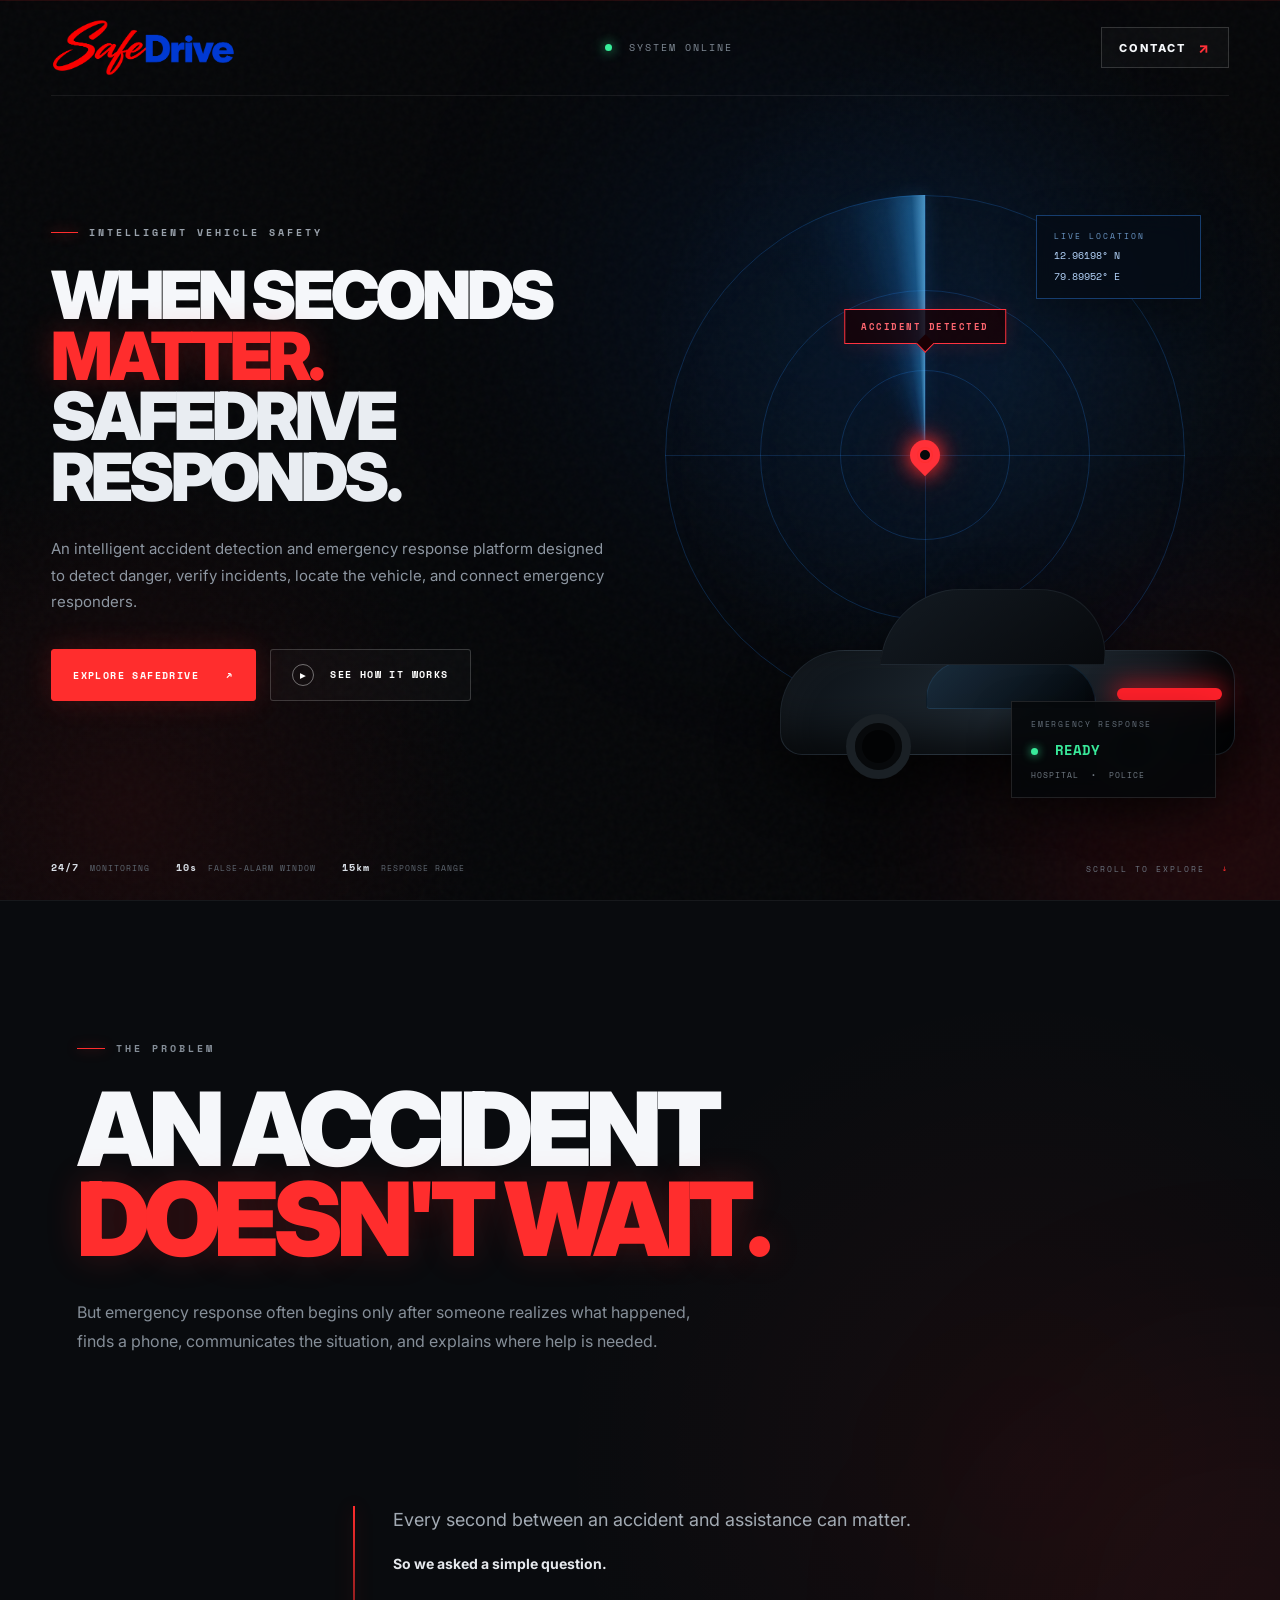
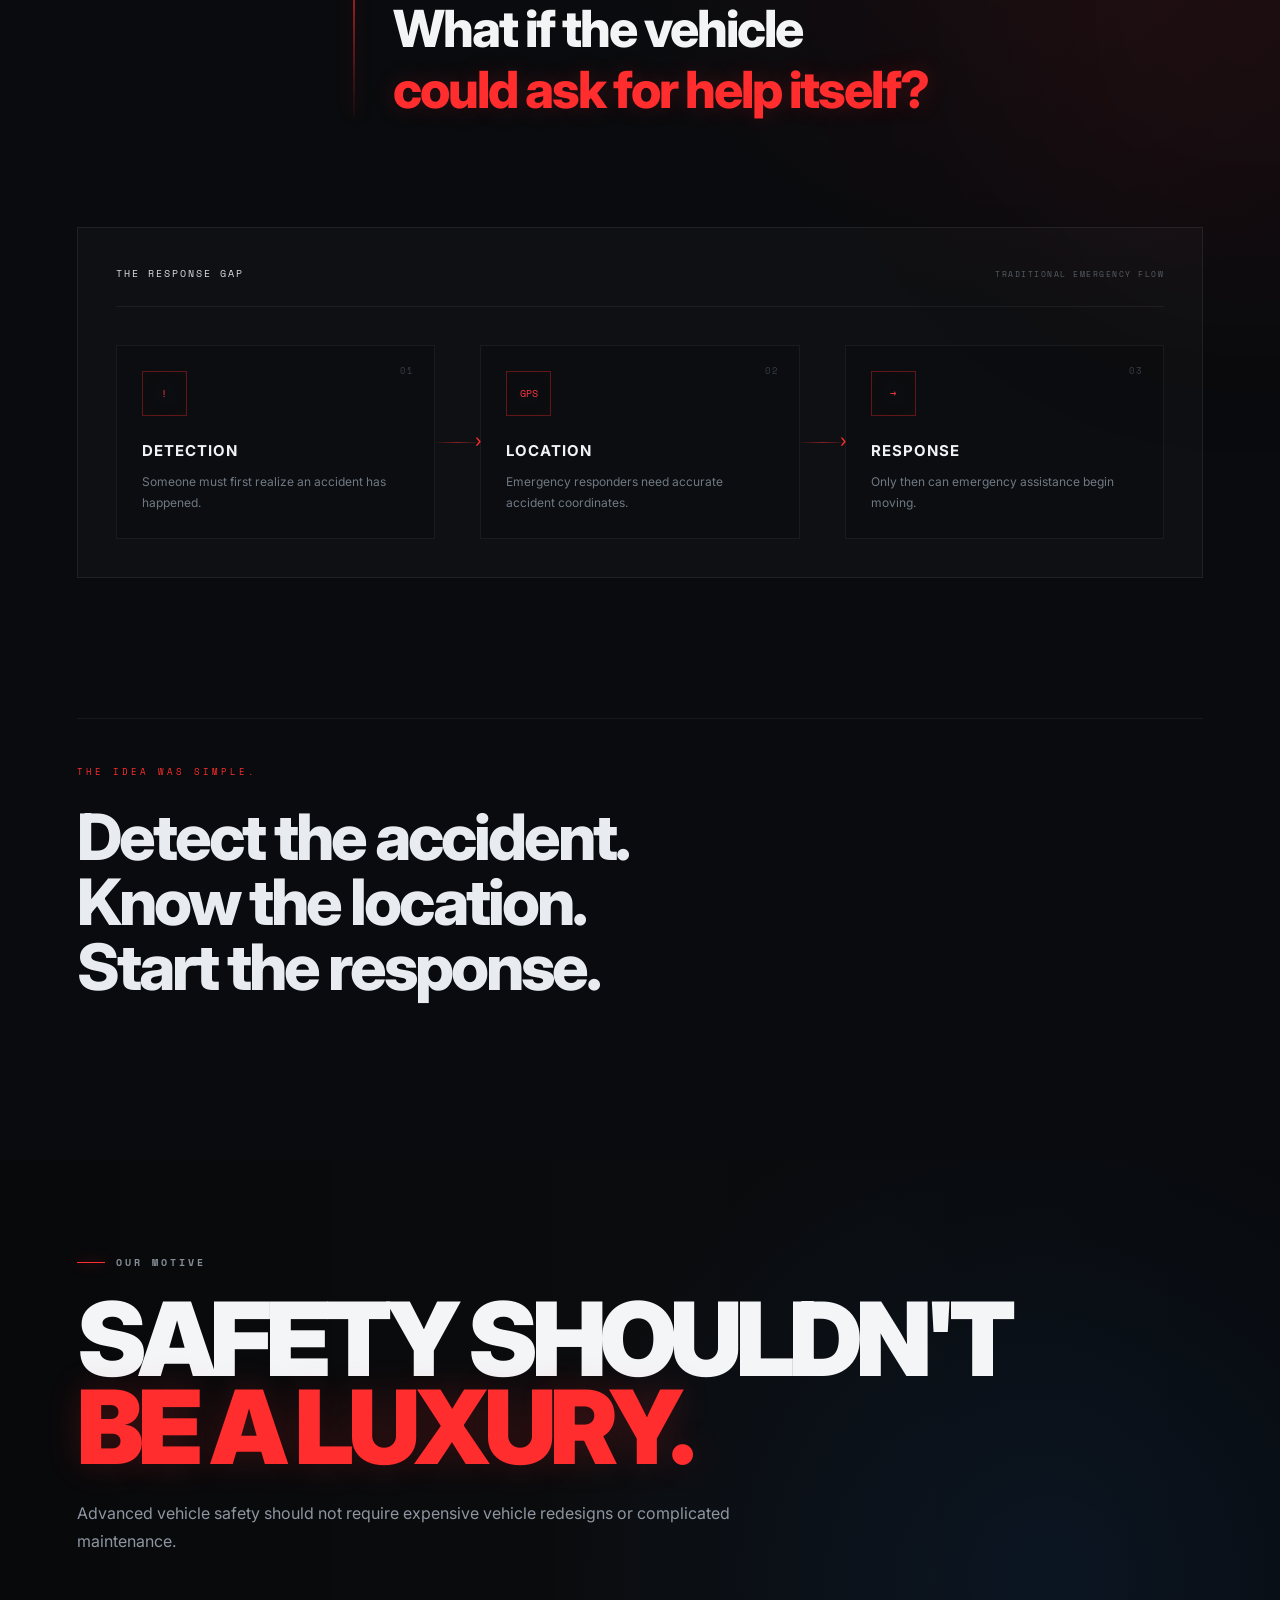
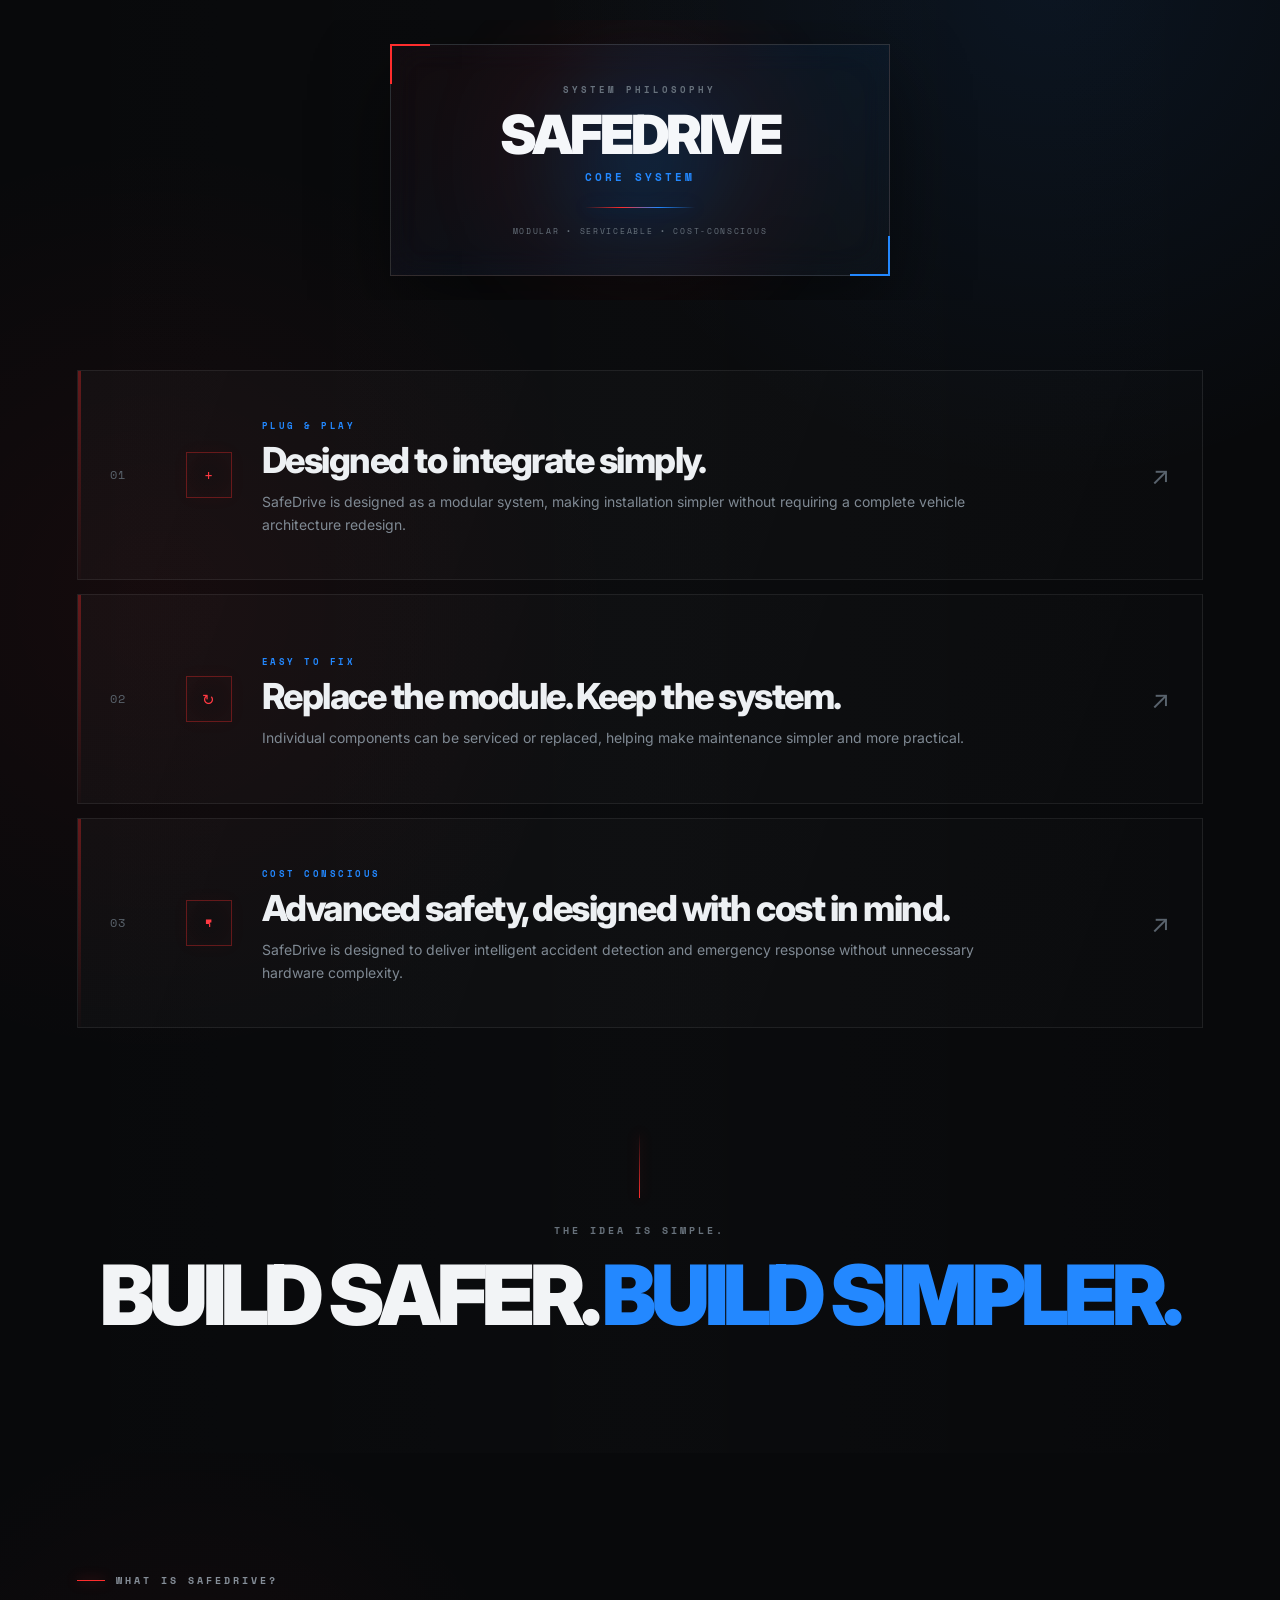
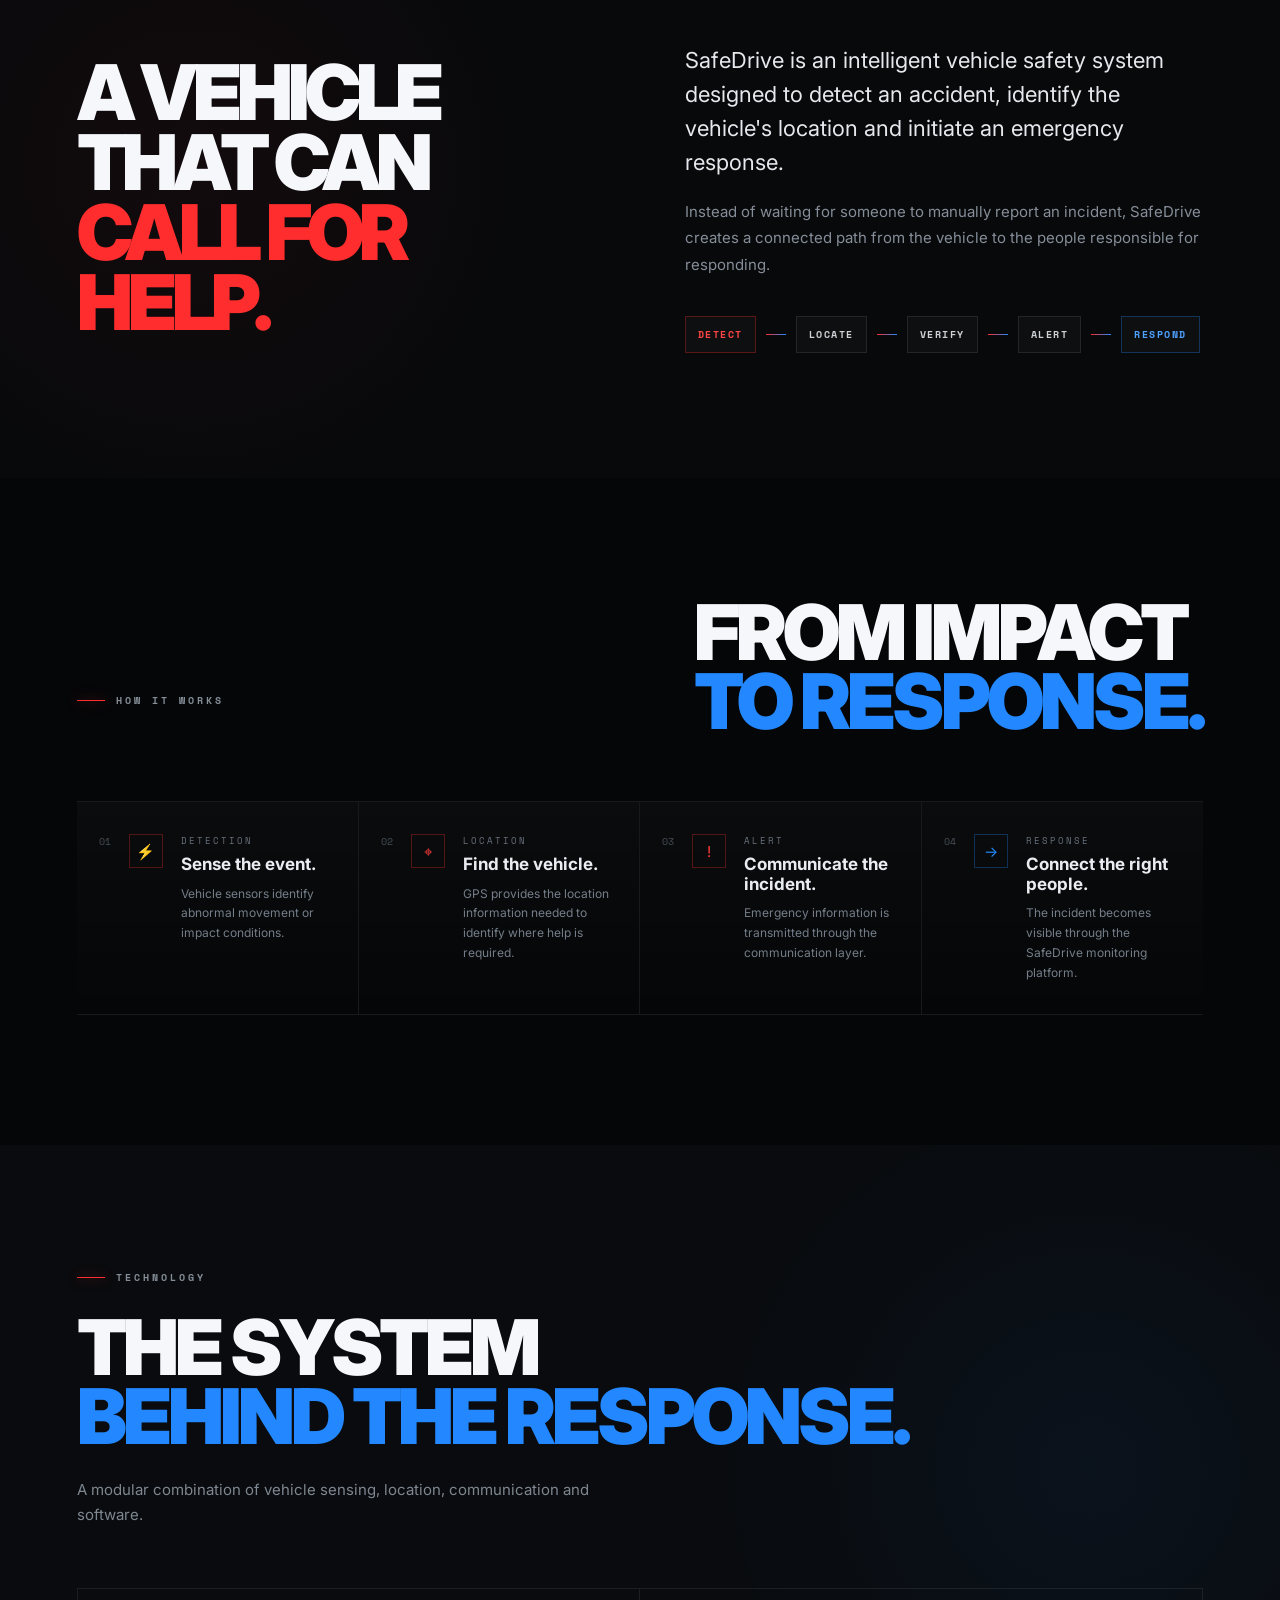
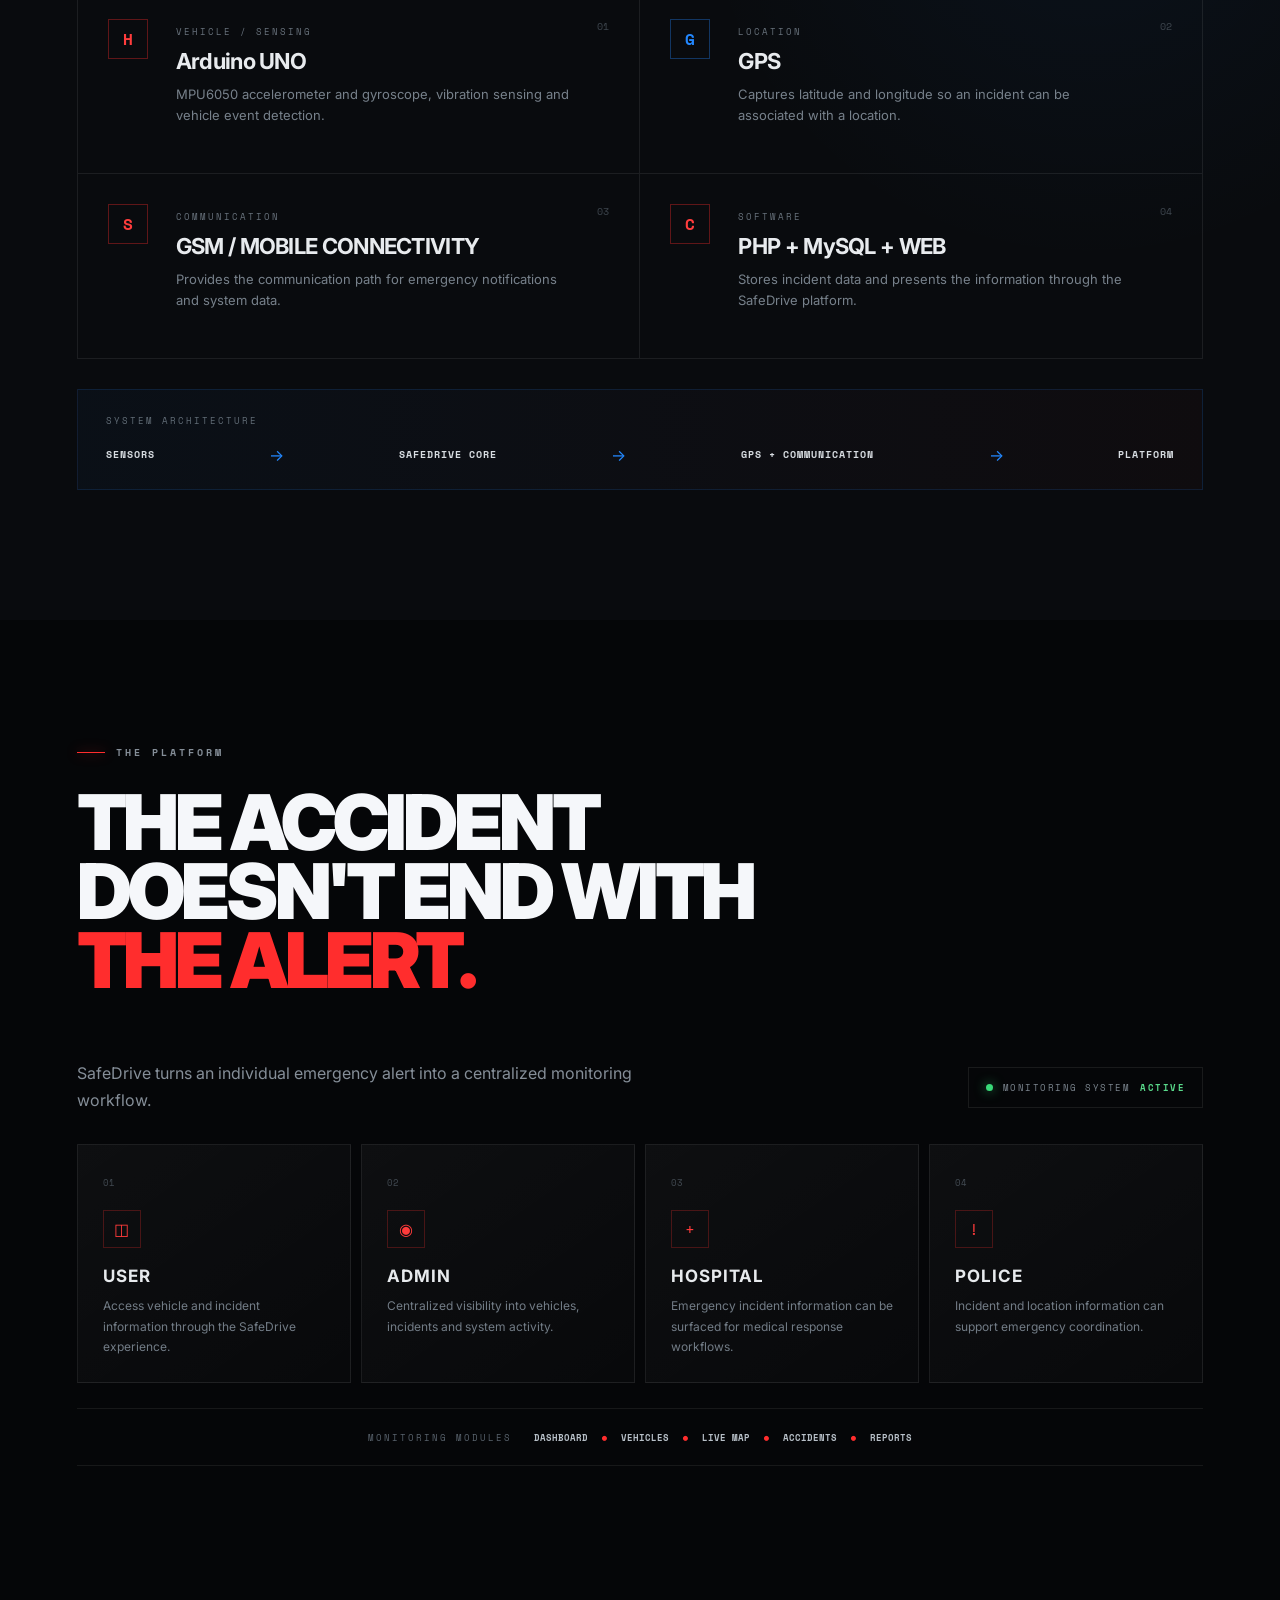
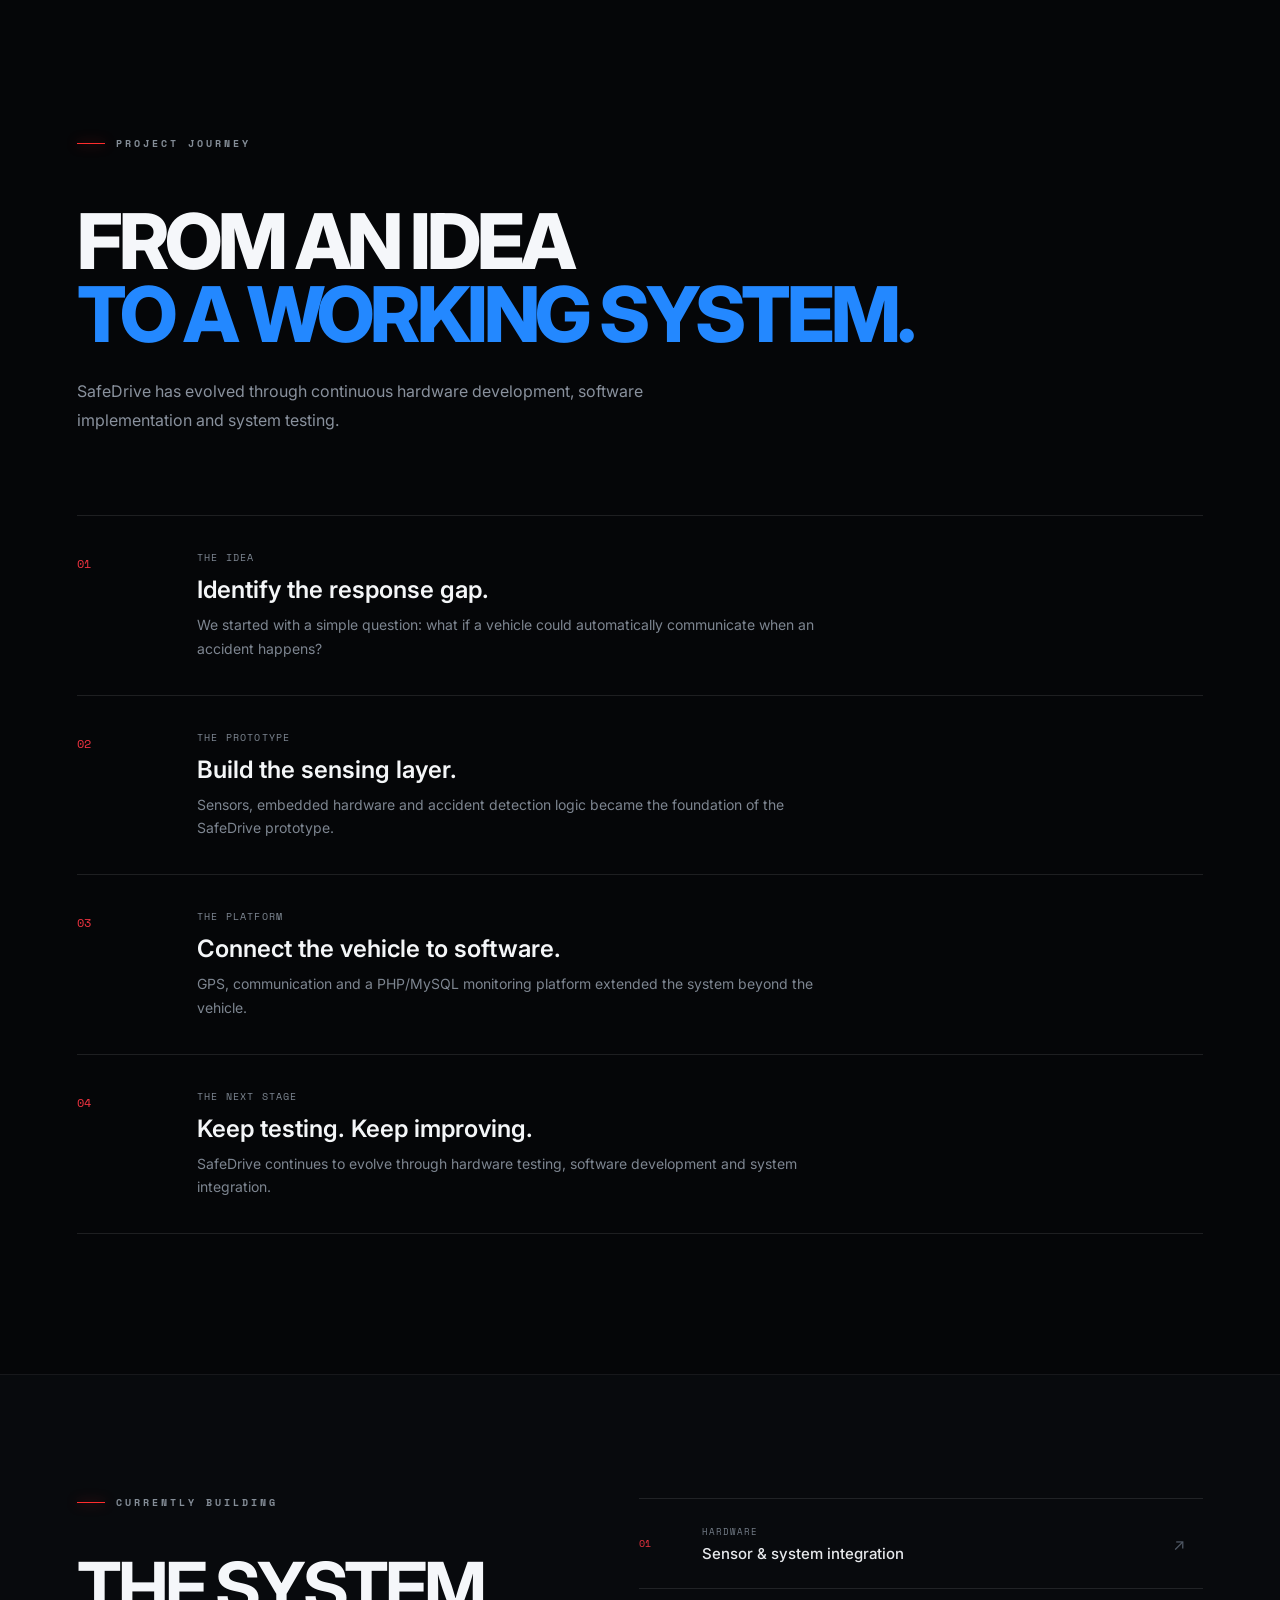
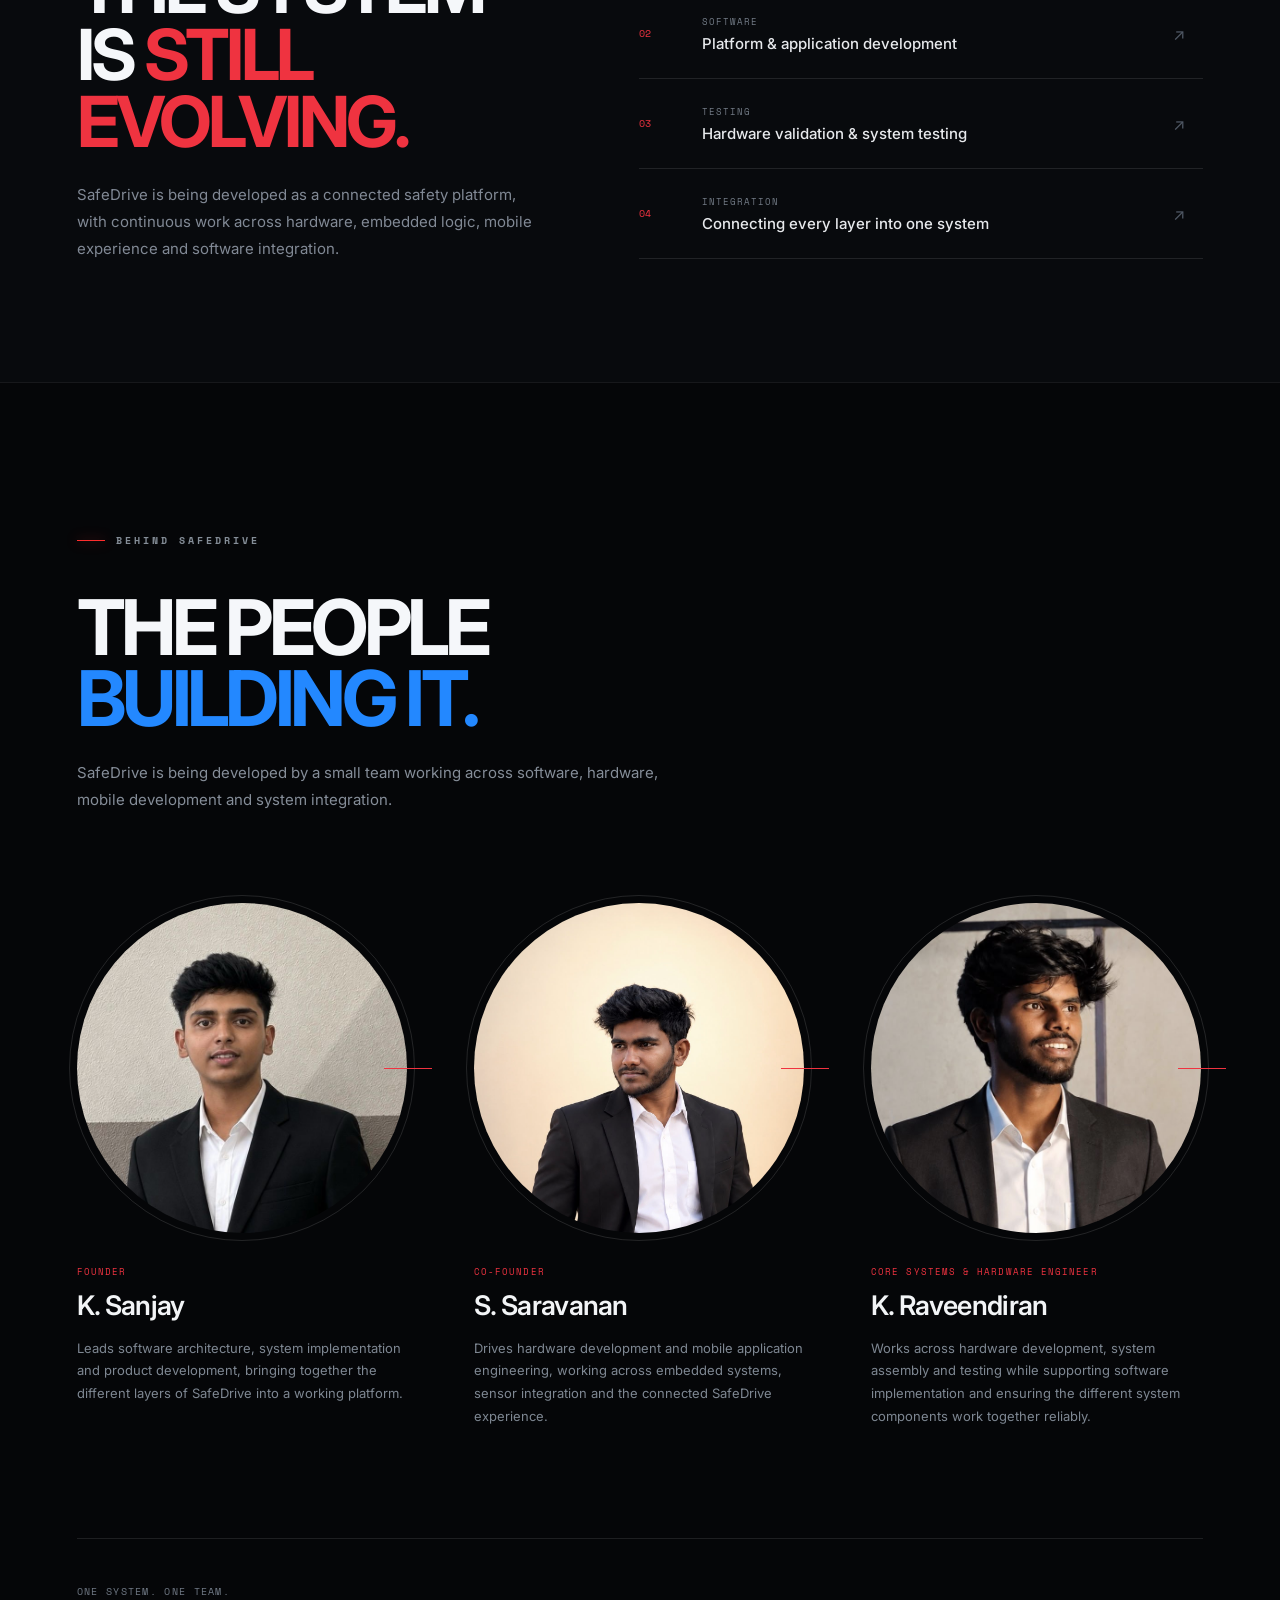
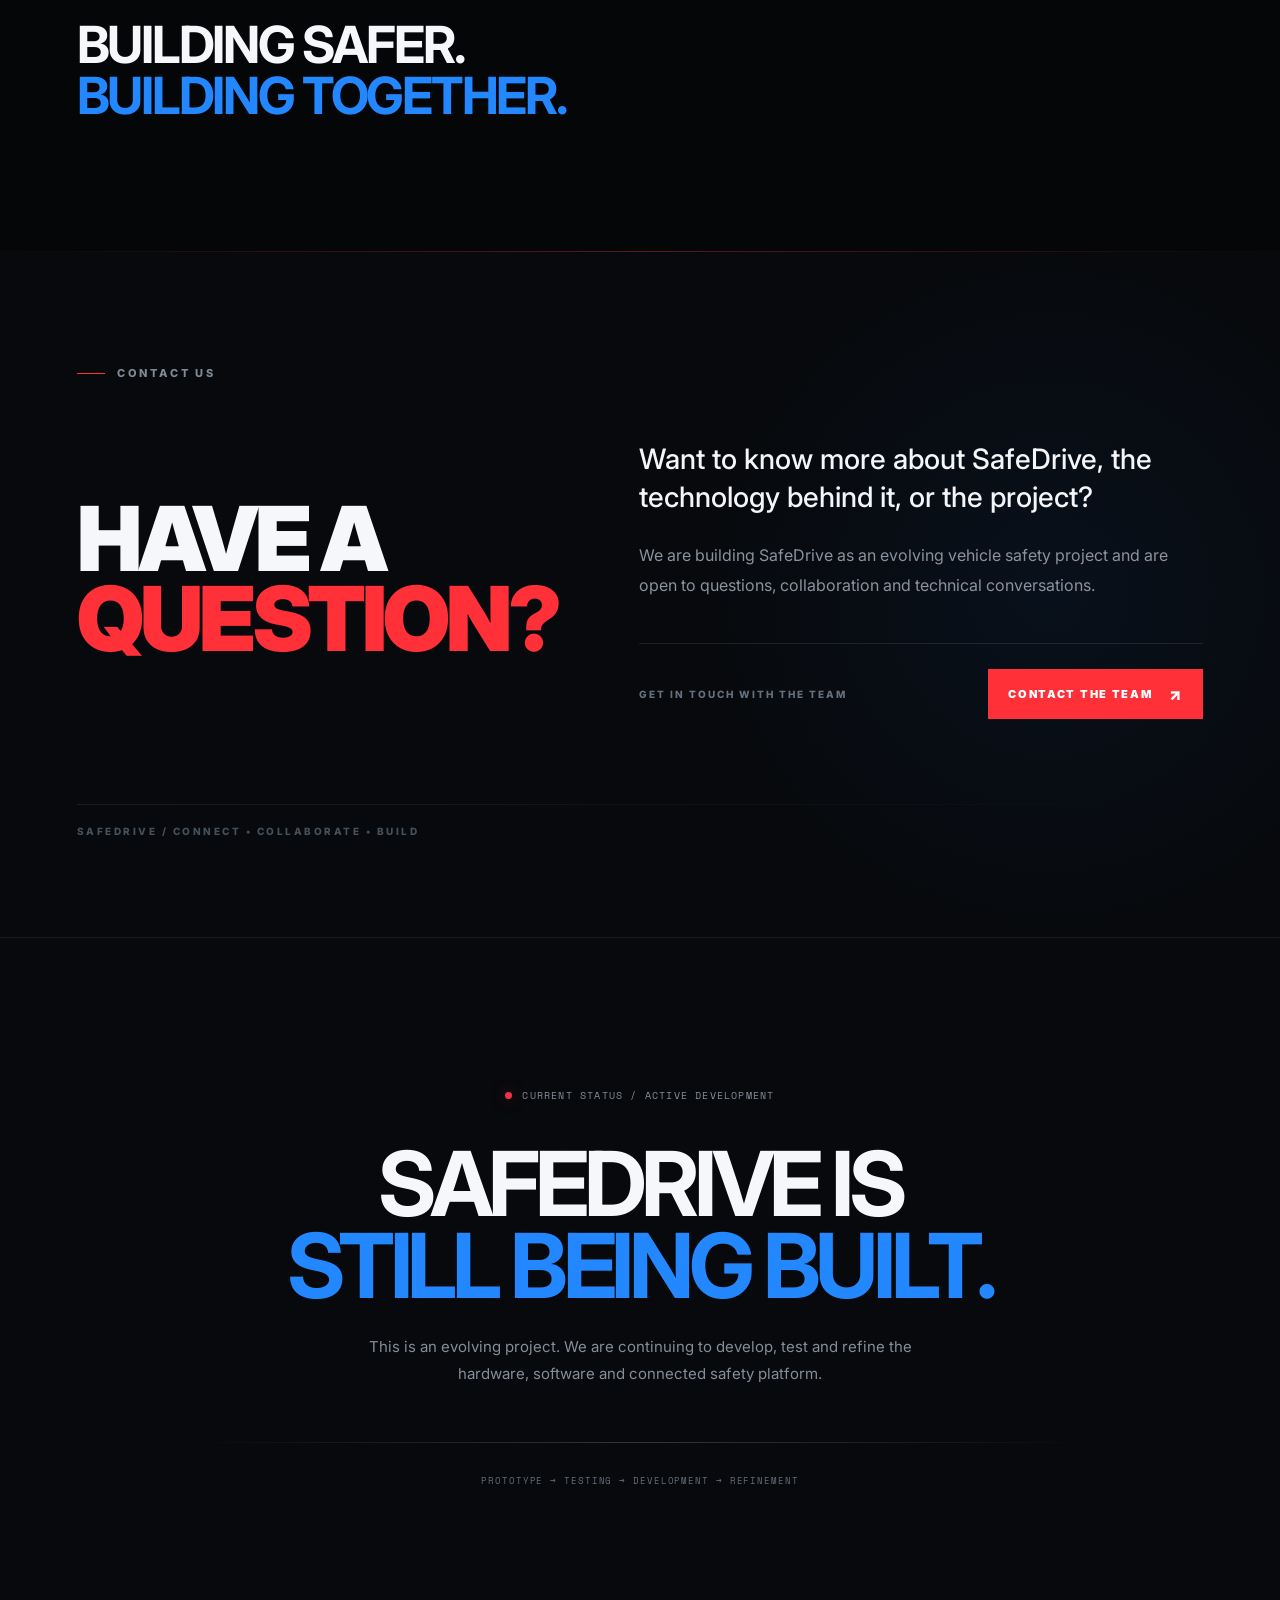
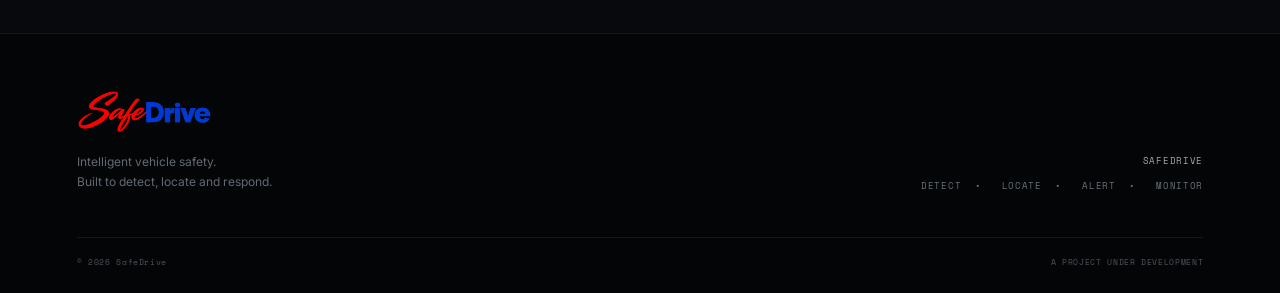
<file: index.html>
<!DOCTYPE html>
<html lang="en">

<head>

    <meta charset="UTF-8">

    <meta
        name="viewport"
        content="width=device-width, initial-scale=1.0"
    >

    <title>SafeDrive – Smart Accident Detection & Emergency Response System</title>

    <meta
        name="description"
        content="SafeDrive is an IoT-based vehicle safety system designed to detect accidents, identify vehicle location, send emergency alerts and enable real-time monitoring."
    >

    <meta
        name="robots"
        content="index, follow"
    >

    <meta
        name="theme-color"
        content="#07090c"
    >

    <!-- =====================================================
         OPEN GRAPH
    ====================================================== -->

    <meta
        property="og:title"
        content="SafeDrive – Smart Accident Detection & Emergency Response System"
    >

    <meta
        property="og:description"
        content="An IoT-based vehicle safety system for accident detection, GPS location, emergency alerts and real-time monitoring."
    >

    <meta
        property="og:type"
        content="website"
    >

    <meta
        property="og:image"
        content="assets/safedrive-logo.png"
    >

    <!-- =====================================================
         GOOGLE FONTS
    ====================================================== -->

    <link
        rel="preconnect"
        href="https://fonts.googleapis.com"
    >

    <link
        rel="preconnect"
        href="https://fonts.gstatic.com"
        crossorigin
    >

    <link
        href="https://fonts.googleapis.com/css2?family=Inter:wght@400;500;600;700;800;900&family=Space+Mono:wght@400;700&display=swap"
        rel="stylesheet"
    >


    <!-- =====================================================
         MAIN CSS
    ====================================================== -->

    <link
        rel="stylesheet"
        href="css/style.css"
    >

</head>


<body>


<!-- =========================================================
     BOOT SCREEN
========================================================= -->

<div id="boot-screen">

    <div class="boot-grid"></div>


    <div class="boot-content">


        <!-- OFFICIAL SAFEDRIVE LOGO -->

        <img
            src="assets/safedrive-logo.png"
            class="boot-logo-img"
            alt="SafeDrive"
        >


        <!-- BOOT TITLE -->

        <div class="boot-title">

            INITIALIZING SAFEDRIVE<span class="dots">...</span>

        </div>


        <!-- SYSTEM CHECKS -->

        <div class="boot-items">


            <div>

                <span>01</span>

                SENSOR NETWORK

                <b>ONLINE</b>

            </div>


            <div>

                <span>02</span>

                GPS SYSTEM

                <b>ONLINE</b>

            </div>


            <div>

                <span>03</span>

                ACCIDENT DETECTION

                <b>ONLINE</b>

            </div>


            <div>

                <span>04</span>

                EMERGENCY DISPATCH

                <b>ONLINE</b>

            </div>


        </div>


        <!-- PROGRESS -->

        <div class="boot-progress">

            <i></i>

        </div>


        <!-- READY -->

        <div class="boot-ready">

            SYSTEM READY

        </div>


    </div>

</div>



<!-- =========================================================
     HERO SECTION
========================================================= -->

<main
    class="hero"
    id="home"
>


    <!-- BACKGROUND -->

    <div class="noise"></div>

    <div class="glow glow-red"></div>

    <div class="glow glow-blue"></div>

    <div class="scanline"></div>



    <!-- =====================================================
         NAVIGATION
    ====================================================== -->

    <nav class="nav">


        <!-- LOGO -->

        <a
            href="#home"
            class="brand"
        >

            <img
                src="assets/safedrive-logo.png"
                alt="SafeDrive"
            >

        </a>


        <!-- SYSTEM STATUS -->

        <div class="system-status">

            <i></i>

            SYSTEM ONLINE

        </div>


        <a href="#contact" class="nav-contact">
            CONTACT
            <span>↗</span>
        </a>


    </nav>



    <!-- =====================================================
         HERO GRID
    ====================================================== -->

    <div class="hero-grid">


        <!-- =================================================
             HERO LEFT
        ================================================== -->

        <section class="hero-copy">


            <!-- EYEBROW -->

            <div class="eyebrow">

                <span></span>

                INTELLIGENT VEHICLE SAFETY

            </div>



            <!-- MAIN HEADING -->

            <h1>

                WHEN SECONDS

                <br>

                <em>MATTER.</em>

                <br>

                <strong>

                    SAFEDRIVE RESPONDS.

                </strong>

            </h1>



            <!-- DESCRIPTION -->

            <p>

                An intelligent accident detection and emergency
                response platform designed to detect danger,
                verify incidents, locate the vehicle, and connect
                emergency responders.

            </p>



            <!-- BUTTONS -->

            <div class="hero-actions">


                <button
                    class="btn btn-red"
                    id="exploreBtn"
                >

                    EXPLORE SAFEDRIVE

                    <span>↗</span>

                </button>



                <button
                    class="btn btn-ghost"
                    id="howBtn"
                >

                    <span class="play">

                        ▶

                    </span>

                    SEE HOW IT WORKS

                </button>


            </div>


        </section>



        <!-- =================================================
             HERO RIGHT
        ================================================== -->

        <section
            class="hero-visual"
            aria-label="SafeDrive accident detection visualization"
        >


            <!-- =================================================
                 RADAR
            ================================================== -->

            <div class="radar">


                <!-- RADAR RINGS -->

                <div class="radar-ring r1"></div>

                <div class="radar-ring r2"></div>

                <div class="radar-ring r3"></div>


                <!-- CROSSHAIR -->

                <div
                    class="radar-cross horizontal"
                ></div>


                <div
                    class="radar-cross vertical"
                ></div>


                <!-- ROTATING RADAR LIGHT -->

                <div class="radar-sweep"></div>


                <!-- GPS PIN -->

                <div class="location-pin">

                    <div class="pin-center"></div>

                </div>


                <!-- ACCIDENT LABEL -->

                <div class="alert-tag">

                    ACCIDENT DETECTED

                </div>


                <!-- LOCATION -->

                <div class="coord-card">


                    <small>

                        LIVE LOCATION

                    </small>


                    <b>

                        12.96198° N

                    </b>


                    <b>

                        79.89952° E

                    </b>


                </div>


            </div>



            <!-- =================================================
                 VEHICLE
            ================================================== -->

            <div class="vehicle">


                <div class="vehicle-roof"></div>


                <div class="vehicle-body">


                    <div class="vehicle-window"></div>


                    <div class="rear-light"></div>


                    <div
                        class="vehicle-wheel wheel-left"
                    ></div>


                    <div
                        class="vehicle-wheel wheel-right"
                    ></div>


                </div>


            </div>



            <!-- =================================================
                 EMERGENCY RESPONSE
            ================================================== -->

            <div class="response-card">


                <small>

                    EMERGENCY RESPONSE

                </small>


                <strong>

                    <i></i>

                    READY

                </strong>


                <label>

                    HOSPITAL
                    &nbsp;•&nbsp;
                    POLICE

                </label>


            </div>


        </section>


    </div>



    <!-- =====================================================
         HERO BOTTOM
    ====================================================== -->

    <div class="hero-bottom">


        <!-- METRICS -->

        <div class="mini-metrics">


            <span>

                <b>24/7</b>

                MONITORING

            </span>


            <span>

                <b>10s</b>

                FALSE-ALARM WINDOW

            </span>


            <span>

                <b>15km</b>

                RESPONSE RANGE

            </span>


        </div>



        <!-- SCROLL -->

        <div class="scroll-indicator">

            SCROLL TO EXPLORE

            <span>↓</span>

        </div>


    </div>


</main>



<!-- =========================================================
     THE PROBLEM
========================================================= -->

<section
    class="problem-section"
    id="story"
>


    <!-- BACKGROUND GLOW -->

    <div class="problem-glow"></div>



    <div class="problem-container">


        <!-- =================================================
             PROBLEM INTRO
        ================================================== -->

        <div class="problem-intro reveal-left">


            <div class="section-label">

                <span></span>

                THE PROBLEM

            </div>


            <h2>

                AN ACCIDENT

                <br>

                <em>

                    DOESN'T WAIT.

                </em>

            </h2>


            <p>

                But emergency response often begins only after
                someone realizes what happened, finds a phone,
                communicates the situation, and explains where
                help is needed.

            </p>


        </div>



        <!-- =================================================
             PROBLEM STATEMENT
        ================================================== -->

        <div
            class="problem-statement reveal-right"
        >


            <!-- RED LINE -->

            <div class="statement-line"></div>



            <!-- STATEMENT -->

            <p>

                Every second between an accident and assistance
                can matter.

            </p>


            <!-- QUESTION INTRO -->

            <strong>

                So we asked a simple question.

            </strong>


            <!-- BIG QUESTION -->

            <div class="question">

                What if the vehicle

                <span>

                    could ask for help itself?

                </span>

            </div>


        </div>



        <!-- =================================================
             RESPONSE GAP
        ================================================== -->

        <div
            class="delay-system reveal-scale"
        >


            <!-- HEADER -->

            <div class="delay-heading">


                <span>

                    THE RESPONSE GAP

                </span>


                <small>

                    TRADITIONAL EMERGENCY FLOW

                </small>


            </div>



            <!-- DELAY TRACK -->

            <div class="delay-track">


                <!-- =================================================
                     DETECTION
                ================================================== -->

                <div class="delay-item">


                    <div class="delay-number">

                        01

                    </div>


                    <div class="delay-icon">

                        !

                    </div>


                    <div class="delay-content">


                        <h3>

                            DETECTION

                        </h3>


                        <p>

                            Someone must first realize
                            an accident has happened.

                        </p>


                    </div>


                </div>



                <!-- CONNECTOR -->

                <div
                    class="delay-connector"
                ></div>



                <!-- =================================================
                     LOCATION
                ================================================== -->

                <div class="delay-item">


                    <div class="delay-number">

                        02

                    </div>


                    <div class="delay-icon">

                        GPS

                    </div>


                    <div class="delay-content">


                        <h3>

                            LOCATION

                        </h3>


                        <p>

                            Emergency responders need
                            accurate accident coordinates.

                        </p>


                    </div>


                </div>



                <!-- CONNECTOR -->

                <div
                    class="delay-connector"
                ></div>



                <!-- =================================================
                     RESPONSE
                ================================================== -->

                <div class="delay-item">


                    <div class="delay-number">

                        03

                    </div>


                    <div class="delay-icon">

                        →

                    </div>


                    <div class="delay-content">


                        <h3>

                            RESPONSE

                        </h3>


                        <p>

                            Only then can emergency
                            assistance begin moving.

                        </p>


                    </div>


                </div>


            </div>


        </div>



        <!-- =================================================
             BOTTOM STATEMENT
        ================================================== -->

        <div
            class="problem-bottom reveal"
        >


            <span>

                THE IDEA WAS SIMPLE.

            </span>


            <h3>

                Detect the accident.

                <br>

                Know the location.

                <br>

                Start the response.

            </h3>


        </div>


    </div>


</section>




<!-- =========================================================
     OUR MOTIVE
========================================================= -->

<section
    class="motive-section"
    id="motive"
>

    <div class="motive-container">

        <!-- MOTIVE INTRO -->

        <div class="motive-intro reveal-left">

            <div class="section-label">
                <span></span>
                OUR MOTIVE
            </div>

            <h2>
                SAFETY SHOULDN'T
                <br>
                <em>BE A LUXURY.</em>
            </h2>

            <p>
                Advanced vehicle safety should not require expensive
                vehicle redesigns or complicated maintenance.
            </p>

        </div>


        <!-- CORE SYSTEM -->

        <div class="motive-core reveal-scale">

            <div class="motive-core-glow"></div>

            <div class="motive-core-box">

                <small>SYSTEM PHILOSOPHY</small>

                <h3>SAFEDRIVE</h3>

                <strong>CORE SYSTEM</strong>

                <div class="motive-core-line"></div>

                <span>
                    MODULAR • SERVICEABLE • COST-CONSCIOUS
                </span>

            </div>

        </div>


        <!-- MOTIVE FEATURES -->

        <div class="motive-features">


            <!-- 01 -->

            <div class="motive-feature delay-item">

                <div class="motive-number">
                    01
                </div>

                <div class="motive-feature-icon">
                    +
                </div>

                <div class="motive-feature-content">

                    <span>PLUG &amp; PLAY</span>

                    <h3>
                        Designed to integrate simply.
                    </h3>

                    <p>
                        SafeDrive is designed as a modular system,
                        making installation simpler without requiring
                        a complete vehicle architecture redesign.
                    </p>

                </div>

                <div class="motive-arrow">
                    ↗
                </div>

            </div>


            <!-- 02 -->

            <div class="motive-feature delay-item">

                <div class="motive-number">
                    02
                </div>

                <div class="motive-feature-icon">
                    ↻
                </div>

                <div class="motive-feature-content">

                    <span>EASY TO FIX</span>

                    <h3>
                        Replace the module. Keep the system.
                    </h3>

                    <p>
                        Individual components can be serviced or
                        replaced, helping make maintenance simpler
                        and more practical.
                    </p>

                </div>

                <div class="motive-arrow">
                    ↗
                </div>

            </div>


            <!-- 03 -->

            <div class="motive-feature delay-item">

                <div class="motive-number">
                    03
                </div>

                <div class="motive-feature-icon">
                    ₹
                </div>

                <div class="motive-feature-content">

                    <span>COST CONSCIOUS</span>

                    <h3>
                        Advanced safety, designed with cost in mind.
                    </h3>

                    <p>
                        SafeDrive is designed to deliver intelligent
                        accident detection and emergency response
                        without unnecessary hardware complexity.
                    </p>

                </div>

                <div class="motive-arrow">
                    ↗
                </div>

            </div>

        </div>


        <!-- MOTIVE CLOSING -->

        <div class="motive-bottom reveal">

            <div class="motive-bottom-line"></div>

            <span>
                THE IDEA IS SIMPLE.
            </span>

            <h3>
                BUILD SAFER.
                <em>BUILD SIMPLER.</em>
            </h3>

        </div>

    </div>

</section>

<!-- =========================================================
     WHAT IS SAFEDRIVE?
========================================================= -->

<section class="what-section" id="what">

    <div class="what-container">

        <div class="section-label reveal">
            <span></span>
            WHAT IS SAFEDRIVE?
        </div>

        <div class="what-grid">

            <div class="what-heading reveal-left">
                <h2>
                    A VEHICLE<br>
                    THAT CAN<br>
                    <em>CALL FOR HELP.</em>
                </h2>
            </div>

            <div class="what-copy reveal-right">

                <p class="what-lead">
                    SafeDrive is an intelligent vehicle safety
                    system designed to detect an accident,
                    identify the vehicle's location and initiate
                    an emergency response.
                </p>

                <p>
                    Instead of waiting for someone to manually
                    report an incident, SafeDrive creates a
                    connected path from the vehicle to the people
                    responsible for responding.
                </p>

                <div class="what-flow">

                    <span>DETECT</span>
                    <i></i>
                    <span>LOCATE</span>
                    <i></i>
                    <span>VERIFY</span>
                    <i></i>
                    <span>ALERT</span>
                    <i></i>
                    <span>RESPOND</span>

                </div>

            </div>

        </div>

    </div>

</section>


<!-- =========================================================
     HOW IT WORKS
========================================================= -->

<section class="works-section" id="how-it-works">

    <div class="works-container">

        <div class="works-top reveal">

            <div class="section-label">
                <span></span>
                HOW IT WORKS
            </div>

            <h2>
                FROM IMPACT<br>
                <em>TO RESPONSE.</em>
            </h2>

        </div>


        <div class="works-flow">

            <div class="works-step reveal">

                <div class="works-number">01</div>

                <div class="works-icon">
                    <span>⚡</span>
                </div>

                <div>
                    <small>DETECTION</small>
                    <h3>Sense the event.</h3>
                    <p>
                        Vehicle sensors identify abnormal
                        movement or impact conditions.
                    </p>
                </div>

            </div>


            <div class="works-line"></div>


            <div class="works-step reveal">

                <div class="works-number">02</div>

                <div class="works-icon">
                    <span>⌖</span>
                </div>

                <div>
                    <small>LOCATION</small>
                    <h3>Find the vehicle.</h3>
                    <p>
                        GPS provides the location information
                        needed to identify where help is required.
                    </p>
                </div>

            </div>


            <div class="works-line"></div>


            <div class="works-step reveal">

                <div class="works-number">03</div>

                <div class="works-icon">
                    <span>!</span>
                </div>

                <div>
                    <small>ALERT</small>
                    <h3>Communicate the incident.</h3>
                    <p>
                        Emergency information is transmitted
                        through the communication layer.
                    </p>
                </div>

            </div>


            <div class="works-line"></div>


            <div class="works-step reveal">

                <div class="works-number">04</div>

                <div class="works-icon response">
                    <span>→</span>
                </div>

                <div>
                    <small>RESPONSE</small>
                    <h3>Connect the right people.</h3>
                    <p>
                        The incident becomes visible through
                        the SafeDrive monitoring platform.
                    </p>
                </div>

            </div>

        </div>

    </div>

</section>


<!-- =========================================================
     TECHNOLOGY
========================================================= -->

<section class="tech-section" id="technology">

    <div class="tech-container">

        <div class="tech-heading reveal">

            <div class="section-label">
                <span></span>
                TECHNOLOGY
            </div>

            <h2>
                THE SYSTEM<br>
                <em>BEHIND THE RESPONSE.</em>
            </h2>

            <p>
                A modular combination of vehicle sensing,
                location, communication and software.
            </p>

        </div>


        <div class="tech-stack">

            <div class="tech-item reveal">

                <div class="tech-code">H</div>

                <div>
                    <small>VEHICLE / SENSING</small>

                    <h3>
                        Arduino UNO
                    </h3>

                    <p>
                        MPU6050 accelerometer and gyroscope,
                        vibration sensing and vehicle event detection.
                    </p>
                </div>

                <span>01</span>

            </div>


            <div class="tech-item reveal">

                <div class="tech-code blue">G</div>

                <div>
                    <small>LOCATION</small>

                    <h3>
                        GPS
                    </h3>

                    <p>
                        Captures latitude and longitude so an
                        incident can be associated with a location.
                    </p>
                </div>

                <span>02</span>

            </div>


            <div class="tech-item reveal">

                <div class="tech-code red">S</div>

                <div>
                    <small>COMMUNICATION</small>

                    <h3>
                        GSM / MOBILE CONNECTIVITY
                    </h3>

                    <p>
                        Provides the communication path for
                        emergency notifications and system data.
                    </p>
                </div>

                <span>03</span>

            </div>


            <div class="tech-item reveal">

                <div class="tech-code">C</div>

                <div>
                    <small>SOFTWARE</small>

                    <h3>
                        PHP + MySQL + WEB
                    </h3>

                    <p>
                        Stores incident data and presents the
                        information through the SafeDrive platform.
                    </p>
                </div>

                <span>04</span>

            </div>

        </div>


        <div class="tech-architecture reveal-scale">

            <span>SYSTEM ARCHITECTURE</span>

            <div class="architecture-flow">

                <b>SENSORS</b>
                <i>→</i>

                <b>SAFEDRIVE CORE</b>
                <i>→</i>

                <b>GPS + COMMUNICATION</b>
                <i>→</i>

                <b>PLATFORM</b>

            </div>

        </div>

    </div>

</section>


<!-- =========================================================
     THE PLATFORM
========================================================= -->

<section class="platform-section" id="platform">

    <div class="platform-container">

        <div class="platform-heading reveal">

            <div class="section-label">
                <span></span>
                THE PLATFORM
            </div>

            <h2>
                THE ACCIDENT<br>
                DOESN'T END WITH<br>
                <em>THE ALERT.</em>
            </h2>

        </div>


        <div class="platform-content">

            <div class="platform-intro reveal-right">

                <p>
                    SafeDrive turns an individual emergency
                    alert into a centralized monitoring workflow.
                </p>

                <div class="platform-status">

                    <span class="status-dot"></span>

                    MONITORING SYSTEM

                    <strong>ACTIVE</strong>

                </div>

            </div>


            <div class="platform-grid">

                <div class="platform-card reveal">

                    <small>01</small>

                    <div class="platform-card-icon">
                        ◫
                    </div>

                    <h3>USER</h3>

                    <p>
                        Access vehicle and incident information
                        through the SafeDrive experience.
                    </p>

                </div>


                <div class="platform-card reveal">

                    <small>02</small>

                    <div class="platform-card-icon">
                        ◉
                    </div>

                    <h3>ADMIN</h3>

                    <p>
                        Centralized visibility into vehicles,
                        incidents and system activity.
                    </p>

                </div>


                <div class="platform-card reveal">

                    <small>03</small>

                    <div class="platform-card-icon">
                        +
                    </div>

                    <h3>HOSPITAL</h3>

                    <p>
                        Emergency incident information can be
                        surfaced for medical response workflows.
                    </p>

                </div>


                <div class="platform-card reveal">

                    <small>04</small>

                    <div class="platform-card-icon">
                        !
                    </div>

                    <h3>POLICE</h3>

                    <p>
                        Incident and location information can
                        support emergency coordination.
                    </p>

                </div>

            </div>


            <div class="platform-modules reveal-scale">

                <span>MONITORING MODULES</span>

                <b>DASHBOARD</b>
                <i>•</i>

                <b>VEHICLES</b>
                <i>•</i>

                <b>LIVE MAP</b>
                <i>•</i>

                <b>ACCIDENTS</b>
                <i>•</i>

                <b>REPORTS</b>

            </div>

        </div>

    </div>

</section>



<!-- =========================================================
     PROJECT JOURNEY
========================================================= -->

<section class="journey-section" id="journey">

    <div class="journey-container">

        <div class="section-label reveal">
            <span></span>
            PROJECT JOURNEY
        </div>

        <div class="journey-heading reveal-left">
            <h2>
                FROM AN IDEA<br>
                <em>TO A WORKING SYSTEM.</em>
            </h2>

            <p>
                SafeDrive has evolved through continuous hardware
                development, software implementation and system testing.
            </p>
        </div>

        <div class="journey-timeline">

            <div class="journey-item reveal">
                <span class="journey-index">01</span>
                <div>
                    <small>THE IDEA</small>
                    <h3>Identify the response gap.</h3>
                    <p>
                        We started with a simple question:
                        what if a vehicle could automatically
                        communicate when an accident happens?
                    </p>
                </div>
            </div>

            <div class="journey-item reveal">
                <span class="journey-index">02</span>
                <div>
                    <small>THE PROTOTYPE</small>
                    <h3>Build the sensing layer.</h3>
                    <p>
                        Sensors, embedded hardware and accident
                        detection logic became the foundation of
                        the SafeDrive prototype.
                    </p>
                </div>
            </div>

            <div class="journey-item reveal">
                <span class="journey-index">03</span>
                <div>
                    <small>THE PLATFORM</small>
                    <h3>Connect the vehicle to software.</h3>
                    <p>
                        GPS, communication and a PHP/MySQL monitoring
                        platform extended the system beyond the vehicle.
                    </p>
                </div>
            </div>

            <div class="journey-item reveal">
                <span class="journey-index">04</span>
                <div>
                    <small>THE NEXT STAGE</small>
                    <h3>Keep testing. Keep improving.</h3>
                    <p>
                        SafeDrive continues to evolve through hardware
                        testing, software development and system integration.
                    </p>
                </div>
            </div>

        </div>

    </div>

</section>


<!-- =========================================================
     CURRENTLY BUILDING
========================================================= -->

<section class="building-section" id="building">

    <div class="building-container">

        <div class="building-main reveal-left">

            <div class="section-label">
                <span></span>
                CURRENTLY BUILDING
            </div>

            <h2>
                THE SYSTEM<br>
                IS <em>STILL EVOLVING.</em>
            </h2>

            <p>
                SafeDrive is being developed as a connected safety
                platform, with continuous work across hardware,
                embedded logic, mobile experience and software integration.
            </p>

        </div>

        <div class="building-list reveal-right">

            <div class="building-row">
                <span>01</span>
                <div>
                    <small>HARDWARE</small>
                    <strong>Sensor &amp; system integration</strong>
                </div>
                <i>↗</i>
            </div>

            <div class="building-row">
                <span>02</span>
                <div>
                    <small>SOFTWARE</small>
                    <strong>Platform &amp; application development</strong>
                </div>
                <i>↗</i>
            </div>

            <div class="building-row">
                <span>03</span>
                <div>
                    <small>TESTING</small>
                    <strong>Hardware validation &amp; system testing</strong>
                </div>
                <i>↗</i>
            </div>

            <div class="building-row">
                <span>04</span>
                <div>
                    <small>INTEGRATION</small>
                    <strong>Connecting every layer into one system</strong>
                </div>
                <i>↗</i>
            </div>

        </div>

    </div>

</section>


<!-- =========================================================
     BEHIND SAFEDRIVE
========================================================= -->

<section class="team-section" id="team">

    <div class="team-container">

        <div class="team-intro reveal">

            <div class="section-label">
                <span></span>
                BEHIND SAFEDRIVE
            </div>

            <h2>
                THE PEOPLE<br>
                <em>BUILDING IT.</em>
            </h2>

            <p>
                SafeDrive is being developed by a small team
                working across software, hardware, mobile
                development and system integration.
            </p>

        </div>

        <div class="team-members">

            <article class="team-member reveal">

                <div class="team-photo-wrap">

                    <div class="team-photo-line"></div>

                    <img
                        src="images/team-sanjay.jpeg"
                        alt="K. Sanjay"
                        class="team-photo"
                    >

                </div>

                <div class="team-meta">

                    <span class="team-role">FOUNDER</span>

                    <h3>K. Sanjay</h3>

                    <p>
                        Leads software architecture, system
                        implementation and product development,
                        bringing together the different layers
                        of SafeDrive into a working platform.
                    </p>

                </div>

            </article>


            <article class="team-member reveal">

                <div class="team-photo-wrap">

                    <div class="team-photo-line"></div>

                    <img
                        src="images/team-saravanan.jpeg"
                        alt="S. Saravanan"
                        class="team-photo"
                    >

                </div>

                <div class="team-meta">

                    <span class="team-role">CO-FOUNDER</span>

                    <h3>S. Saravanan</h3>

                    <p>
                        Drives hardware development and mobile
                        application engineering, working across
                        embedded systems, sensor integration and
                        the connected SafeDrive experience.
                    </p>

                </div>

            </article>


            <article class="team-member reveal">

                <div class="team-photo-wrap">

                    <div class="team-photo-line"></div>

                    <img
                        src="images/team-raveendiran.jpeg"
                        alt="K. Raveendiran"
                        class="team-photo"
                    >

                </div>

                <div class="team-meta">

                    <span class="team-role">
                        CORE SYSTEMS &amp; HARDWARE ENGINEER
                    </span>

                    <h3>K. Raveendiran</h3>

                    <p>
                        Works across hardware development,
                        system assembly and testing while
                        supporting software implementation and
                        ensuring the different system components
                        work together reliably.
                    </p>

                </div>

            </article>

        </div>

        <div class="team-statement reveal">

            <span>ONE SYSTEM. ONE TEAM.</span>

            <h3>
                BUILDING SAFER.<br>
                <em>BUILDING TOGETHER.</em>
            </h3>

        </div>

    </div>

</section>


<!-- =========================================================
     CONTACT
========================================================= -->

<section class="contact-section" id="contact">

    <div class="contact-container">

        <div class="contact-label reveal">
            <span></span>
            CONTACT US
        </div>


        <div class="contact-grid">

            <div class="contact-heading reveal-left">

                <h2>
                    HAVE A<br>
                    <em>QUESTION?</em>
                </h2>

            </div>


            <div class="contact-content reveal-right">

                <p class="contact-lead">
                    Want to know more about SafeDrive,
                    the technology behind it, or the project?
                </p>

                <p>
                    We are building SafeDrive as an evolving
                    vehicle safety project and are open to
                    questions, collaboration and technical
                    conversations.
                </p>


                <div class="contact-action">

                    <span>GET IN TOUCH WITH THE TEAM</span>

                    <a href="mailto:sanjaykannan0311@gamil.com" class="contact-button">
                        CONTACT THE TEAM
                        <span>↗</span>
                    </a>

                </div>

            </div>

        </div>


        <div class="contact-line reveal"></div>

        <div class="contact-note reveal">
            SAFEDRIVE / CONNECT • COLLABORATE • BUILD
        </div>

    </div>

</section>


<!-- =========================================================
     UNDER CONSTRUCTION
========================================================= -->

<section class="under-section">

    <div class="under-grid"></div>

    <div class="under-container reveal-scale">

        <div class="under-status">
            <span></span>
            CURRENT STATUS / ACTIVE DEVELOPMENT
        </div>

        <h2>
            SAFEDRIVE IS<br>
            <em>STILL BEING BUILT.</em>
        </h2>

        <p>
            This is an evolving project.
            We are continuing to develop, test and refine
            the hardware, software and connected safety platform.
        </p>

        <div class="under-line"></div>

        <span class="under-note">
            PROTOTYPE → TESTING → DEVELOPMENT → REFINEMENT
        </span>

    </div>

</section>


<!-- =========================================================
     FOOTER
========================================================= -->

<footer class="site-footer">

    <div class="footer-container">

        <div class="footer-brand">

            <img
                src="assets/safedrive-logo.png"
                alt="SafeDrive"
            >

            <p>
                Intelligent vehicle safety.<br>
                Built to detect, locate and respond.
            </p>

        </div>

        <div class="footer-right">

            <span>SAFEDRIVE</span>

            <span>
                DETECT&nbsp;&nbsp;•&nbsp;&nbsp;
                LOCATE&nbsp;&nbsp;•&nbsp;&nbsp;
                ALERT&nbsp;&nbsp;•&nbsp;&nbsp;
                MONITOR
            </span>

        </div>

    </div>

    <div class="footer-bottom">

        <span>© 2026 SafeDrive</span>

        <span>A PROJECT UNDER DEVELOPMENT</span>

    </div>

</footer>


<!-- =========================================================
     JAVASCRIPT
========================================================= -->

<script
    src="js/app.js"
></script>


</body>

</html>
</file>
<file: css/style.css>
/* =========================================================
   SAFEDRIVE PORTFOLIO
   HERO SECTION — FINAL CSS
========================================================= */

* {
    box-sizing: border-box;
    margin: 0;
    padding: 0;
}

html {
    scroll-behavior: smooth;
}

body {
    background: #050608;
    color: #f5f7fa;
    font-family: "Inter", Arial, sans-serif;
    overflow-x: hidden;
}


/* =========================================================
   HERO
========================================================= */

.hero {
    position: relative;
    min-height: 100vh;
    overflow: hidden;

    background:
        radial-gradient(
            circle at 78% 42%,
            rgba(15, 76, 145, 0.17),
            transparent 31%
        ),
        radial-gradient(
            circle at 10% 90%,
            rgba(255, 35, 35, 0.08),
            transparent 25%
        ),
        #050608;
}


/* =========================================================
   BACKGROUND NOISE
========================================================= */

.noise {
    position: absolute;
    inset: 0;

    pointer-events: none;

    opacity: 0.035;

    background-image:
        url("data:image/svg+xml,%3Csvg viewBox='0 0 180 180' xmlns='http://www.w3.org/2000/svg'%3E%3Cfilter id='n'%3E%3CfeTurbulence type='fractalNoise' baseFrequency='.85' numOctaves='3' stitchTiles='stitch'/%3E%3C/filter%3E%3Crect width='100%25' height='100%25' filter='url(%23n)' opacity='.8'/%3E%3C/svg%3E");
}


/* =========================================================
   AMBIENT GLOW
========================================================= */

.glow {
    position: absolute;
    border-radius: 50%;
    pointer-events: none;
    filter: blur(110px);
}

.glow-red {
    width: 430px;
    height: 430px;

    right: -170px;
    bottom: -180px;

    background: rgba(255, 20, 30, 0.11);
}

.glow-blue {
    width: 500px;
    height: 500px;

    right: 16%;
    top: 8%;

    background: rgba(0, 105, 255, 0.075);
}


/* =========================================================
   SCAN LINE
========================================================= */

.scanline {
    position: absolute;

    left: 0;
    top: 0;

    width: 100%;
    height: 1px;

    background: rgba(255, 45, 45, 0.28);

    box-shadow:
        0 0 18px rgba(255, 45, 45, 0.4);

    opacity: 0.45;

    pointer-events: none;

    animation:
        scanLine 9s linear infinite;
}


/* =========================================================
   NAVIGATION
========================================================= */

.nav {
    position: relative;

    z-index: 30;

    width: min(1380px, 92%);
    height: 96px;

    margin: auto;

    display: flex;
    align-items: center;
    justify-content: space-between;

    border-bottom:
        1px solid rgba(255, 255, 255, 0.07);
}


/* OFFICIAL LOGO */

.brand {
    display: flex;
    align-items: center;

    text-decoration: none;
}

.brand img {
    display: block;

    width: 185px;
    height: auto;
}


/* SYSTEM STATUS */

.system-status {
    font-family: "Space Mono", monospace;

    font-size: 10px;

    letter-spacing: 2px;

    color: #7f8994;
}

.system-status i {
    display: inline-block;

    width: 7px;
    height: 7px;

    margin-right: 9px;

    border-radius: 50%;

    background: #38ef9a;

    box-shadow:
        0 0 12px #38ef9a;

    animation:
        statusBlink 1.2s infinite;
}


/* =========================================================
   HERO GRID
========================================================= */

.hero-grid {
    position: relative;

    z-index: 5;

    width: min(1380px, 92%);

    min-height:
        calc(100vh - 96px);

    margin: auto;

    display: grid;

    grid-template-columns:
        47% 53%;

    align-items: center;
}


/* =========================================================
   LEFT CONTENT
========================================================= */

.hero-copy {
    padding:
        20px 0 90px;
}


.eyebrow {
    display: flex;
    align-items: center;

    font-family:
        "Space Mono", monospace;

    font-size: 10px;

    font-weight: 700;

    letter-spacing: 3px;

    color: #9aa2ac;

    margin-bottom: 25px;
}

.eyebrow span {
    display: inline-block;

    width: 27px;
    height: 1px;

    margin-right: 11px;

    background: #ff2d2d;

    box-shadow:
        0 0 12px rgba(255, 45, 45, .8);
}


/* =========================================================
   MAIN HEADING
========================================================= */

.hero-copy h1 {
    max-width: 720px;

    font-size:
        clamp(46px, 5.2vw, 82px);

    line-height: .91;

    letter-spacing: -4px;

    font-weight: 900;
}

.hero-copy h1 em {
    font-style: normal;

    color: #ff2d2d;

    text-shadow:
        0 0 30px rgba(255, 45, 45, .25);
}

.hero-copy h1 strong {
    color: #e9edf2;

    font-weight: 900;
}


/* =========================================================
   DESCRIPTION
========================================================= */

.hero-copy p {
    max-width: 590px;

    margin-top: 29px;

    color: #8d96a1;

    font-size: 15px;

    line-height: 1.75;
}


/* =========================================================
   BUTTONS
========================================================= */

.hero-actions {
    display: flex;

    gap: 14px;

    margin-top: 34px;

    flex-wrap: wrap;
}

.btn {
    height: 52px;

    padding:
        0 21px;

    border-radius: 3px;

    border: 1px solid;

    cursor: pointer;

    color: #ffffff;

    font-family:
        "Space Mono", monospace;

    font-size: 10px;

    font-weight: 700;

    letter-spacing: 1.4px;

    transition:
        transform .3s ease,
        box-shadow .3s ease,
        border-color .3s ease;
}

.btn-red {
    border-color: #ff2d2d;

    background: #ff2d2d;

    box-shadow:
        0 0 28px rgba(255, 45, 45, .17);
}

.btn-red:hover {
    transform:
        translateY(-3px);

    box-shadow:
        0 0 38px rgba(255, 45, 45, .4);
}

.btn-red span {
    margin-left: 20px;
}

.btn-ghost {
    border-color:
        rgba(255,255,255,.18);

    background:
        rgba(255,255,255,.025);
}

.btn-ghost:hover {
    transform:
        translateY(-3px);

    border-color:
        rgba(35,136,255,.7);
}

.play {
    display: inline-grid;

    place-items: center;

    width: 22px;
    height: 22px;

    margin-right: 9px;

    border:
        1px solid rgba(255,255,255,.4);

    border-radius: 50%;

    font-size: 7px;
}


/* =========================================================
   RIGHT VISUAL AREA
========================================================= */

.hero-visual {
    position: relative;

    width: 100%;
    height: 620px;

    transform:
        translate3d(0,0,0);

    transition:
        transform .2s ease-out;
}


/* =========================================================
   RADAR CONTAINER

   IMPORTANT:
   The radar is now its own fixed coordinate system.
   Everything inside it uses the exact center.
========================================================= */

.radar {
    position: absolute;

    width: 520px;
    height: 520px;

    /*
       Center radar in right visual area.
    */

    right: 7%;

    top: 43%;

    transform:
        translateY(-50%);

    border-radius: 50%;
}


/* =========================================================
   RADAR RINGS
========================================================= */

.radar-ring {
    position: absolute;

    left: 50%;
    top: 50%;

    border-radius: 50%;

    transform:
        translate(-50%, -50%);

    border:
        1px solid rgba(43, 143, 255, .22);

    box-shadow:
        inset 0 0 30px rgba(30,120,255,.025);

    pointer-events: none;

    z-index: 1;

    animation:
        ringPulse 4s ease-in-out infinite;
}

.r1 {
    width: 170px;
    height: 170px;
}

.r2 {
    width: 330px;
    height: 330px;

    animation-delay:
        .7s;
}

.r3 {
    width: 520px;
    height: 520px;

    animation-delay:
        1.4s;
}


/* =========================================================
   RADAR CROSSHAIR
========================================================= */

.radar-cross {
    position: absolute;

    pointer-events: none;

    background:
        rgba(50, 145, 255, .18);

    z-index: 2;
}

.radar-cross.horizontal {
    width: 100%;
    height: 1px;

    left: 0;
    top: 50%;
}

.radar-cross.vertical {
    width: 1px;
    height: 100%;

    left: 50%;
    top: 0;
}


/* =========================================================
   RADAR SWEEP

   THIS IS THE IMPORTANT FIX.

   The sweep is a full circular layer.
   Its transform origin is the CENTER.
   The animation rotates the entire layer around
   the exact center of the radar.
========================================================= */

.radar-sweep {
    position: absolute;

    left: 50%;
    top: 50%;

    width: 100%;
    height: 100%;

    transform:
        translate(-50%, -50%)
        rotate(0deg);

    transform-origin:
        50% 50%;

    border-radius: 50%;

    pointer-events: none;

    z-index: 4;

    /*
       Narrow bright radar beam.
    */

    background:
        conic-gradient(
            from 0deg,

            transparent 0deg,

            transparent 320deg,

            rgba(25, 140, 255, .015) 332deg,

            rgba(25, 140, 255, .06) 342deg,

            rgba(35, 150, 255, .16) 351deg,

            rgba(50, 170, 255, .36) 357deg,

            rgba(100, 195, 255, .72) 360deg
        );

    filter:
        drop-shadow(
            0 0 10px
            rgba(35,150,255,.35)
        );

    animation:
        radarSweep 4.5s linear infinite;
}


/* =========================================================
   RADAR CENTER GLOW
========================================================= */

.radar::after {
    content: "";

    position: absolute;

    left: 50%;
    top: 50%;

    width: 80px;
    height: 80px;

    transform:
        translate(-50%, -50%);

    border-radius: 50%;

    background:
        radial-gradient(
            circle,
            rgba(255,45,45,.18),
            rgba(255,45,45,.04) 45%,
            transparent 70%
        );

    pointer-events: none;

    z-index: 5;

    animation:
        centerGlow 1.8s ease-in-out infinite;
}


/* =========================================================
   LOCATION PIN

   EXACT SAME CENTER AS RADAR.
========================================================= */

.location-pin {
    position: absolute;

    left: 50%;
    top: 50%;

    width: 30px;
    height: 30px;

    transform:
        translate(-50%, -50%)
        rotate(-45deg);

    border-radius:
        50% 50% 50% 0;

    background:
        #ff3038;

    box-shadow:
        0 0 18px rgba(255,45,45,.95),
        0 0 45px rgba(255,45,45,.38);

    z-index: 12;

    animation:
        pinPulse 1.8s ease-in-out infinite;
}

.pin-center {
    position: absolute;

    left: 10px;
    top: 10px;

    width: 10px;
    height: 10px;

    border-radius: 50%;

    background:
        #08090b;
}


/* =========================================================
   PIN RADIAL PULSE
========================================================= */

.location-pin::after {
    content: "";

    position: absolute;

    left: 15px;
    top: 15px;

    width: 14px;
    height: 14px;

    transform:
        translate(-50%, -50%);

    border:
        1px solid rgba(255,45,45,.8);

    border-radius: 50%;

    animation:
        locationPulse 1.8s ease-out infinite;
}


/* =========================================================
   ACCIDENT DETECTED TAG
========================================================= */

.alert-tag {
    position: absolute;

    left: 50%;
    top: 22%;

    transform:
        translateX(-50%);

    padding:
        10px 16px;

    border:
        1px solid #ff3340;

    background:
        rgba(25,0,4,.78);

    color:
        #ff6670;

    font-family:
        "Space Mono", monospace;

    font-size:
        9px;

    font-weight:
        700;

    letter-spacing:
        1.5px;

    white-space:
        nowrap;

    box-shadow:
        0 0 22px rgba(255,45,45,.14);

    z-index:
        15;
}


/* small pointer under accident label */

.alert-tag::after {
    content: "";

    position: absolute;

    left: 50%;
    bottom: -7px;

    width: 12px;
    height: 12px;

    transform:
        translateX(-50%)
        rotate(45deg);

    border-right:
        1px solid #ff3340;

    border-bottom:
        1px solid #ff3340;

    background:
        #190004;
}


/* =========================================================
   GPS COORDINATE CARD
========================================================= */

.coord-card {
    position: absolute;

    right: -3%;
    top: 4%;

    min-width: 165px;

    padding:
        14px 17px;

    display:
        grid;

    gap:
        6px;

    border:
        1px solid rgba(54,142,255,.38);

    background:
        rgba(5,12,22,.84);

    backdrop-filter:
        blur(12px);

    font-family:
        "Space Mono", monospace;

    z-index:
        20;

    box-shadow:
        0 15px 40px rgba(0,0,0,.3);
}

.coord-card small {
    color:
        #6d99c8;

    font-size:
        8px;

    letter-spacing:
        2px;
}

.coord-card b {
    color:
        #b8d8ff;

    font-size:
        10px;

    font-weight:
        400;
}


/* =========================================================
   VEHICLE

   Vehicle sits BELOW the radar.
   Radar remains visually unobstructed.
========================================================= */

.vehicle {
    position: absolute;

    right: -1%;
    bottom: 35px;

    width: 455px;
    height: 180px;

    z-index: 7;

    filter:
        drop-shadow(
            0 25px 28px rgba(0,0,0,.65)
        );
}


/* CAR BODY */

.vehicle-body {
    position: absolute;

    left: 0;
    bottom: 18px;

    width: 455px;
    height: 105px;

    border-radius:
        65px 30px 20px 22px;

    border:
        1px solid rgba(130,150,170,.14);

    background:
        linear-gradient(
            125deg,
            #0b1015 0%,
            #202a33 48%,
            #090c10 100%
        );

    box-shadow:
        inset -35px -20px 45px rgba(0,0,0,.75),
        inset 20px 10px 30px rgba(255,255,255,.025);
}


/* CAR ROOF */

.vehicle-roof {
    position: absolute;

    left: 105px;
    bottom: 108px;

    width: 225px;
    height: 76px;

    border-radius:
        95px 105px 0 0;

    transform:
        skewX(-8deg);

    border:
        1px solid rgba(120,140,160,.12);

    background:
        linear-gradient(
            140deg,
            #131a21,
            #07090c
        );

    z-index:
        1;
}


/* CAR WINDOW */

.vehicle-window {
    position: absolute;

    left: 145px;
    top: 10px;

    width: 170px;
    height: 48px;

    border-radius:
        70px 80px 8px 8px;

    border:
        1px solid rgba(60,120,170,.18);

    background:
        linear-gradient(
            135deg,
            rgba(26,48,67,.8),
            rgba(2,5,8,.95)
        );
}


/* REAR LIGHT */

.rear-light {
    position: absolute;

    right: 12px;
    top: 37px;

    width: 105px;
    height: 12px;

    border-radius:
        20px;

    background:
        #ff202a;

    box-shadow:
        0 0 25px 5px rgba(255,30,40,.55);
}


/* WHEELS */

.vehicle-wheel {
    position: absolute;

    bottom: -25px;

    width: 65px;
    height: 65px;

    border-radius: 50%;

    background:
        #020304;

    border:
        9px solid #1a2025;

    box-shadow:
        inset 0 0 0 7px #07090b;
}

.wheel-left {
    left: 65px;
}

.wheel-right {
    right: 68px;
}


/* =========================================================
   EMERGENCY RESPONSE CARD
========================================================= */

.response-card {
    position: absolute;

    right: 2%;
    bottom: 10px;

    min-width: 205px;

    padding:
        16px 19px;

    border:
        1px solid rgba(255,255,255,.11);

    background:
        rgba(5,7,10,.86);

    backdrop-filter:
        blur(12px);

    font-family:
        "Space Mono", monospace;

    z-index:
        25;

    box-shadow:
        0 18px 40px rgba(0,0,0,.38);
}

.response-card small {
    display:
        block;

    color:
        #65707b;

    font-size:
        8px;

    letter-spacing:
        1.7px;
}

.response-card strong {
    display:
        block;

    margin:
        9px 0;

    color:
        #39e99a;

    font-size:
        14px;
}

.response-card strong i {
    display:
        inline-block;

    width:
        7px;

    height:
        7px;

    margin-right:
        8px;

    border-radius:
        50%;

    background:
        #39e99a;

    box-shadow:
        0 0 10px #39e99a;
}

.response-card label {
    display:
        block;

    color:
        #727b85;

    font-size:
        8px;

    letter-spacing:
        1px;
}


/* =========================================================
   BOTTOM METRICS
========================================================= */

.hero-bottom {
    position: absolute;

    z-index: 20;

    left: 4%;
    right: 4%;
    bottom: 25px;

    display:
        flex;

    align-items:
        flex-end;

    justify-content:
        space-between;
}

.mini-metrics {
    display:
        flex;

    gap:
        26px;

    color:
        #5f6872;

    font-family:
        "Space Mono", monospace;

    font-size:
        8px;

    letter-spacing:
        1px;
}

.mini-metrics b {
    color:
        #d8dee5;

    font-size:
        10px;

    margin-right:
        5px;
}

.scroll-indicator {
    color:
        #6d7580;

    font-family:
        "Space Mono", monospace;

    font-size:
        8px;

    letter-spacing:
        2px;
}

.scroll-indicator span {
    color:
        #ff2d2d;

    margin-left:
        10px;
}


/* =========================================================
   NEXT SECTION
========================================================= */

.next-placeholder {
    min-height:
        70vh;

    padding:
        140px 8%;

    background:
        #090b0e;

    border-top:
        1px solid rgba(255,255,255,.06);
}

.next-placeholder span {
    color:
        #ff2d2d;

    font-family:
        "Space Mono", monospace;

    font-size:
        10px;

    letter-spacing:
        3px;
}

.next-placeholder h2 {
    max-width:
        1000px;

    margin-top:
        25px;

    font-size:
        clamp(35px,5vw,72px);

    line-height:
        1.02;

    letter-spacing:
        -3px;
}


/* =========================================================
   BOOT SCREEN
========================================================= */

#boot-screen {
    position:
        fixed;

    inset:
        0;

    z-index:
        100;

    display:
        grid;

    place-items:
        center;

    background:
        #030405;

    animation:
        bootOut .8s ease 5.6s forwards;
}

.boot-grid {
    position:
        absolute;

    inset:
        0;

    background-image:
        linear-gradient(
            rgba(40,120,200,.06) 1px,
            transparent 1px
        ),
        linear-gradient(
            90deg,
            rgba(40,120,200,.06) 1px,
            transparent 1px
        );

    background-size:
        45px 45px;

    mask-image:
        linear-gradient(
            to bottom,
            #000,
            transparent
        );
}

.boot-content {
    position:
        relative;

    width:
        min(500px,86vw);
}

.boot-logo-img {
    display:
        block;

    width:
        min(330px,70vw);

    height:
        auto;

    margin:
        0 auto 45px;
}

.boot-title {
    margin-bottom:
        22px;

    color:
        #d9e0e7;

    font-family:
        "Space Mono", monospace;

    font-size:
        11px;

    font-weight:
        700;

    letter-spacing:
        2px;
}

.boot-items {
    padding-left:
        15px;

    border-left:
        1px solid rgba(255,45,45,.35);
}

.boot-items div {
    margin:
        13px 0;

    color:
        #6f7984;

    font-family:
        "Space Mono", monospace;

    font-size:
        10px;

    opacity:
        0;

    transform:
        translateX(-12px);

    animation:
        bootItem .45s ease forwards;
}

.boot-items div:nth-child(1) {
    animation-delay:
        .4s;
}

.boot-items div:nth-child(2) {
    animation-delay:
        .9s;
}

.boot-items div:nth-child(3) {
    animation-delay:
        1.4s;
}

.boot-items div:nth-child(4) {
    animation-delay:
        1.9s;
}

.boot-items span {
    color:
        #3b424a;

    margin-right:
        14px;
}

.boot-items b {
    float:
        right;

    color:
        #36e99a;

    font-weight:
        400;
}

.boot-progress {
    height:
        2px;

    margin-top:
        26px;

    background:
        #1b1f24;

    overflow:
        hidden;
}

.boot-progress i {
    display:
        block;

    width:
        0;

    height:
        100%;

    background:
        #ff2d2d;

    box-shadow:
        0 0 15px #ff2d2d;

    animation:
        progress 2.8s ease 1s forwards;
}

.boot-ready {
    margin-top:
        17px;

    color:
        #ff3540;

    font-family:
        "Space Mono", monospace;

    font-size:
        11px;

    font-weight:
        700;

    letter-spacing:
        3px;

    opacity:
        0;

    animation:
        ready .5s ease 4s forwards;
}


/* =========================================================
   ANIMATIONS
========================================================= */

@keyframes bootItem {
    to {
        opacity:
            1;

        transform:
            translateX(0);
    }
}

@keyframes progress {
    to {
        width:
            100%;
    }
}

@keyframes ready {
    to {
        opacity:
            1;
    }
}

@keyframes bootOut {
    to {
        opacity:
            0;

        visibility:
            hidden;

        pointer-events:
            none;
    }
}

@keyframes scanLine {
    from {
        transform:
            translateY(-5vh);
    }

    to {
        transform:
            translateY(105vh);
    }
}

@keyframes statusBlink {
    50% {
        opacity:
            .3;
    }
}

@keyframes ringPulse {
    0%,
    100% {
        opacity:
            .38;
    }

    50% {
        opacity:
            .85;
    }
}


/* =========================================================
   TRUE RADAR ROTATION
========================================================= */

@keyframes radarSweep {

    0% {
        transform:
            translate(-50%, -50%)
            rotate(0deg);
    }

    100% {
        transform:
            translate(-50%, -50%)
            rotate(360deg);
    }
}


/* =========================================================
   RADAR CENTER
========================================================= */

@keyframes centerGlow {

    0%,
    100% {
        transform:
            translate(-50%, -50%)
            scale(.85);

        opacity:
            .65;
    }

    50% {
        transform:
            translate(-50%, -50%)
            scale(1.25);

        opacity:
            1;
    }
}


/* =========================================================
   PIN
========================================================= */

@keyframes pinPulse {

    0%,
    100% {
        transform:
            translate(-50%, -50%)
            rotate(-45deg)
            scale(1);
    }

    50% {
        transform:
            translate(-50%, -50%)
            rotate(-45deg)
            scale(1.1);
    }
}


/* =========================================================
   LOCATION PULSE
========================================================= */

@keyframes locationPulse {

    0% {
        opacity:
            .9;

        transform:
            translate(-50%, -50%)
            scale(.5);
    }

    100% {
        opacity:
            0;

        transform:
            translate(-50%, -50%)
            scale(3.8);
    }
}


/* =========================================================
   TABLET
========================================================= */

@media (max-width: 950px) {

    .hero-grid {
        grid-template-columns:
            1fr;
    }

    .hero-copy {
        padding-top:
            55px;
    }

    .hero-visual {
        height:
            470px;
    }

    .radar {
        right:
            -50px;

        top:
            45%;

        transform:
            translateY(-50%)
            scale(.78);
    }

    .hero-bottom {
        display:
            none;
    }

    .hero-copy h1 {
        font-size:
            clamp(45px,10vw,75px);
    }

    .brand img {
        width:
            155px;
    }
}


/* =========================================================
   MOBILE
========================================================= */

@media (max-width: 600px) {

    .nav {
        height:
            78px;
    }

    .system-status {
        display:
            none;
    }

    .hero-copy p {
        font-size:
            14px;
    }

    .hero-visual {
        height:
            390px;
    }

    .radar {
        right:
            -145px;

        top:
            43%;

        transform:
            translateY(-50%)
            scale(.58);
    }

    .vehicle {
        right:
            -125px;

        bottom:
            20px;

        transform:
            scale(.72);
    }

    .response-card {
        right:
            -25px;

        bottom:
            0;
    }

    .hero-copy h1 {
        letter-spacing:
            -2px;
    }

    .next-placeholder {
        padding:
            100px 7%;
    }
}
/* =========================================================
   THE PROBLEM SECTION
========================================================= */

.problem-section {

    position: relative;

    min-height: 100vh;

    overflow: hidden;

    background:
        radial-gradient(
            circle at 80% 30%,
            rgba(255,45,45,.055),
            transparent 28%
        ),

        #090b0e;

    border-top:
        1px solid rgba(255,255,255,.06);
}


.problem-glow {

    position: absolute;

    width: 500px;
    height: 500px;

    right: -220px;
    top: 25%;

    border-radius: 50%;

    background:
        rgba(255,45,45,.06);

    filter:
        blur(120px);

    pointer-events: none;
}


.problem-container {

    position: relative;

    width:
        min(1250px, 88%);

    margin:
        auto;

    padding:
        140px 0 160px;
}


/* =========================================================
   INTRO
========================================================= */

.problem-intro {

    max-width:
        850px;
}


.section-label {

    display:
        flex;

    align-items:
        center;

    gap:
        11px;

    color:
        #858e98;

    font-family:
        "Space Mono", monospace;

    font-size:
        10px;

    font-weight:
        700;

    letter-spacing:
        3px;

    margin-bottom:
        28px;
}


.section-label span {

    width:
        28px;

    height:
        1px;

    background:
        #ff2d2d;

    box-shadow:
        0 0 12px rgba(255,45,45,.7);
}


.problem-intro h2 {

    font-size:
        clamp(55px, 8vw, 110px);

    line-height:
        .88;

    letter-spacing:
        -6px;

    font-weight:
        900;
}


.problem-intro h2 em {

    color:
        #ff2d2d;

    font-style:
        normal;

    text-shadow:
        0 0 35px rgba(255,45,45,.2);
}


.problem-intro p {

    max-width:
        650px;

    margin-top:
        34px;

    color:
        #858e98;

    font-size:
        16px;

    line-height:
        1.8;
}


/* =========================================================
   QUESTION
========================================================= */

.problem-statement {

    display:
        grid;

    grid-template-columns:
        5px 1fr;

    column-gap:
        25px;

    max-width:
        850px;

    margin:
        150px 0 110px auto;
}


.statement-line {

    width:
        2px;

    height:
        100%;

    min-height:
        150px;

    background:
        linear-gradient(
            to bottom,
            #ff2d2d,
            rgba(255,45,45,.05)
        );

    box-shadow:
        0 0 18px rgba(255,45,45,.25);
}


.problem-statement p {

    color:
        #a2aab3;

    font-size:
        18px;

    line-height:
        1.6;
}


.problem-statement strong {

    display:
        block;

    margin-top:
        18px;

    color:
        #e6e9ed;

    font-size:
        14px;
}


.question {

    margin-top:
        28px;

    max-width:
        700px;

    font-size:
        clamp(30px,4vw,54px);

    line-height:
        1.05;

    letter-spacing:
        -2px;

    font-weight:
        800;

    color:
        #f2f4f6;
}


.question span {

    display:
        block;

    color:
        #ff2d2d;

    margin-top:
        6px;

    text-shadow:
        0 0 25px rgba(255,45,45,.2);
}


/* =========================================================
   RESPONSE GAP
========================================================= */

.delay-system {

    margin-top:
        80px;

    padding:
        38px;

    border:
        1px solid rgba(255,255,255,.07);

    background:
        rgba(255,255,255,.018);
}


.delay-heading {

    display:
        flex;

    justify-content:
        space-between;

    align-items:
        center;

    padding-bottom:
        25px;

    border-bottom:
        1px solid rgba(255,255,255,.06);
}


.delay-heading span {

    color:
        #d9dee4;

    font-family:
        "Space Mono", monospace;

    font-size:
        10px;

    letter-spacing:
        2px;
}


.delay-heading small {

    color:
        #555e67;

    font-family:
        "Space Mono", monospace;

    font-size:
        8px;

    letter-spacing:
        1.5px;
}


/* =========================================================
   DELAY TRACK
========================================================= */

.delay-track {

    display:
        grid;

    grid-template-columns:
        1fr auto 1fr auto 1fr;

    align-items:
        center;

    padding-top:
        38px;
}


.delay-item {

    position:
        relative;

    min-height:
        190px;

    padding:
        25px;

    border:
        1px solid rgba(255,255,255,.06);

    background:
        rgba(0,0,0,.18);

    transition:
        transform .35s ease,
        border-color .35s ease,
        background .35s ease;
}


.delay-item:hover {

    transform:
        translateY(-7px);

    border-color:
        rgba(255,45,45,.35);

    background:
        rgba(255,45,45,.025);
}


.delay-number {

    position:
        absolute;

    top:
        18px;

    right:
        20px;

    color:
        #363d44;

    font-family:
        "Space Mono", monospace;

    font-size:
        9px;

    letter-spacing:
        1px;
}


.delay-icon {

    display:
        grid;

    place-items:
        center;

    width:
        45px;

    height:
        45px;

    margin-bottom:
        25px;

    border:
        1px solid rgba(255,45,45,.35);

    color:
        #ff3942;

    font-family:
        "Space Mono", monospace;

    font-size:
        10px;

    box-shadow:
        inset 0 0 20px rgba(255,45,45,.025);
}


.delay-content h3 {

    color:
        #f0f2f5;

    font-size:
        15px;

    letter-spacing:
        1px;

    margin-bottom:
        12px;
}


.delay-content p {

    color:
        #707983;

    font-size:
        12px;

    line-height:
        1.7;
}


/* =========================================================
   CONNECTORS
========================================================= */

.delay-connector {

    width:
        45px;

    height:
        1px;

    background:
        linear-gradient(
            to right,
            rgba(255,45,45,.05),
            rgba(255,45,45,.5),
            rgba(255,45,45,.05)
        );

    position:
        relative;
}


.delay-connector::after {

    content:
        "›";

    position:
        absolute;

    right:
        -2px;

    top:
        50%;

    transform:
        translateY(-55%);

    color:
        #ff2d2d;

    font-size:
        18px;
}


/* =========================================================
   BOTTOM STATEMENT
========================================================= */

.problem-bottom {

    margin-top:
        140px;

    padding-top:
        40px;

    border-top:
        1px solid rgba(255,255,255,.06);
}


.problem-bottom span {

    color:
        #ff2d2d;

    font-family:
        "Space Mono", monospace;

    font-size:
        9px;

    letter-spacing:
        3px;
}


.problem-bottom h3 {

    margin-top:
        25px;

    color:
        #e8ebef;

    font-size:
        clamp(35px,5vw,68px);

    line-height:
        1.02;

    letter-spacing:
        -3px;

    font-weight:
        800;
}


/* =========================================================
   RESPONSIVE
========================================================= */

@media (max-width: 900px) {

    .problem-container {

        padding:
            100px 0 120px;
    }


    .problem-intro h2 {

        letter-spacing:
            -4px;
    }


    .problem-statement {

        margin-top:
            100px;
    }


    .delay-track {

        grid-template-columns:
            1fr;

        gap:
            15px;
    }


    .delay-connector {

        width:
            1px;

        height:
            30px;

        margin:
            auto;
    }


    .delay-connector::after {

        right:
            auto;

        left:
            50%;

        top:
            100%;

        transform:
            translateX(-50%)
            rotate(90deg);
    }
}


@media (max-width: 600px) {

    .problem-container {

        width:
            86%;
    }


    .problem-intro h2 {

        font-size:
            54px;

        letter-spacing:
            -3px;
    }


    .problem-intro p {

        font-size:
            14px;
    }


   /* =========================================================
   PROBLEM STATEMENT — FIXED LAYOUT
========================================================= */

.problem-statement {
    position: relative;

    max-width: 850px;

    margin:
        150px 0 110px auto;

    padding-left: 30px;
}


/* RED VERTICAL LINE */

.statement-line {
    position: absolute;

    left: 0;
    top: 0;

    width: 2px;
    height: 100%;

    min-height: 190px;

    background:
        linear-gradient(
            to bottom,
            #ff2d2d,
            rgba(255,45,45,.05)
        );

    box-shadow:
        0 0 18px rgba(255,45,45,.25);
}


/* FIRST SENTENCE */

.problem-statement p {
    margin: 0;

    color: #a2aab3;

    font-size: 18px;

    line-height: 1.6;
}


/* QUESTION INTRO */

.problem-statement strong {
    display: block;

    margin-top: 18px;

    color: #e6e9ed;

    font-size: 14px;

    line-height: 1.5;
}


/* BIG QUESTION */

.question {
    display: block;

    width: 100%;

    max-width: 700px;

    margin-top: 28px;

    color: #f2f4f6;

    font-size:
        clamp(30px, 4vw, 54px);

    line-height: 1.05;

    letter-spacing: -2px;

    font-weight: 800;
}


.question span {
    display: block;

    margin-top: 8px;

    color: #ff2d2d;

    text-shadow:
        0 0 25px rgba(255,45,45,.2);
}


    .problem-statement p {

        font-size:
            15px;
    }


    .question {

        font-size:
            32px;
    }


    .delay-system {

        padding:
            20px;
    }


    .delay-heading {

        align-items:
            flex-start;

        flex-direction:
            column;

        gap:
            10px;
    }


    .problem-bottom {

        margin-top:
            90px;
    }

}
/* =========================================================
   FINAL FIX — PROBLEM STATEMENT LAYOUT
   This must remain at the VERY END of the CSS file.
========================================================= */

.problem-statement {
    display: block !important;
    position: relative !important;

    width: 100% !important;
    max-width: 850px !important;

    margin: 150px 0 110px auto !important;

    padding-left: 40px !important;

    box-sizing: border-box !important;
}


/* RED LINE */

.problem-statement .statement-line {
    position: absolute !important;

    display: block !important;

    left: 0 !important;
    top: 0 !important;

    width: 2px !important;
    height: 100% !important;

    min-height: 190px !important;

    margin: 0 !important;
    padding: 0 !important;

    background:
        linear-gradient(
            to bottom,
            #ff2d2d,
            rgba(255,45,45,0.04)
        ) !important;

    box-shadow:
        0 0 18px rgba(255,45,45,0.3) !important;
}


/* EVERY TEXT ELEMENT MUST BE FULL WIDTH */

.problem-statement > p,
.problem-statement > strong,
.problem-statement > .question {
    display: block !important;

    position: relative !important;

    width: 100% !important;

    max-width: 100% !important;

    margin-left: 0 !important;

    float: none !important;

    clear: both !important;

    grid-column: auto !important;

    grid-row: auto !important;
}


/* FIRST TEXT */

.problem-statement > p {
    margin-top: 0 !important;
    margin-bottom: 18px !important;

    color: #a2aab3 !important;

    font-size: 18px !important;

    line-height: 1.6 !important;
}


/* QUESTION INTRO */

.problem-statement > strong {
    margin-top: 18px !important;
    margin-bottom: 0 !important;

    color: #e6e9ed !important;

    font-size: 14px !important;

    line-height: 1.5 !important;
}


/* BIG QUESTION */

.problem-statement > .question {
    margin-top: 28px !important;
    margin-bottom: 0 !important;

    color: #f2f4f6 !important;

    font-size:
        clamp(30px, 4vw, 54px) !important;

    line-height: 1.05 !important;

    letter-spacing: -2px !important;

    font-weight: 800 !important;

    text-align: left !important;
}


/* RED QUESTION TEXT */

.problem-statement > .question span {
    display: block !important;

    width: 100% !important;

    margin-top: 8px !important;

    color: #ff2d2d !important;

    font-size: inherit !important;

    line-height: inherit !important;
}


/* =========================================================
   MOBILE
========================================================= */

@media (max-width: 600px) {

    .problem-statement {
        display: block !important;

        width: 100% !important;

        margin:
            90px 0 !important;

        padding-left:
            20px !important;
    }

    .problem-statement > p {
        font-size:
            15px !important;
    }

    .problem-statement > .question {
        font-size:
            32px !important;

        letter-spacing:
            -1.5px !important;
    }
}
/* =========================================================
   SCROLL REVEAL ANIMATIONS
========================================================= */

.reveal {
    opacity: 0;
    transform: translateY(60px);
    transition:
        opacity 0.9s ease,
        transform 0.9s cubic-bezier(.2,.7,.2,1);
}

.reveal.visible {
    opacity: 1;
    transform: translateY(0);
}


/* BIG HEADINGS */

.reveal-scale {
    opacity: 0;
    transform: scale(.92) translateY(30px);
    transition:
        opacity 1s ease,
        transform 1s cubic-bezier(.16,1,.3,1);
}

.reveal-scale.visible {
    opacity: 1;
    transform: scale(1) translateY(0);
}


/* LEFT / RIGHT MOVEMENT */

.reveal-left {
    opacity: 0;
    transform: translateX(-70px);
    transition:
        opacity .9s ease,
        transform .9s cubic-bezier(.16,1,.3,1);
}

.reveal-left.visible {
    opacity: 1;
    transform: translateX(0);
}


.reveal-right {
    opacity: 0;
    transform: translateX(70px);
    transition:
        opacity .9s ease,
        transform .9s cubic-bezier(.16,1,.3,1);
}

.reveal-right.visible {
    opacity: 1;
    transform: translateX(0);
}


/* =========================================================
   DELAY CARDS
========================================================= */

.delay-item {
    opacity: 0;
    transform: translateY(45px);
    transition:
        opacity .7s ease,
        transform .7s cubic-bezier(.16,1,.3,1),
        border-color .3s ease,
        background .3s ease;
}

.delay-item.visible {
    opacity: 1;
    transform: translateY(0);
}


/* Each card arrives slightly later */

.delay-item:nth-child(1) {
    transition-delay: .05s;
}

.delay-item:nth-child(3) {
    transition-delay: .18s;
}

.delay-item:nth-child(5) {
    transition-delay: .31s;
}


/* CONNECTING LINES */

.delay-connector {
    opacity: 0;
    transform: scaleX(0);
    transform-origin: left center;

    transition:
        opacity .5s ease,
        transform .7s ease;
}

.delay-connector.visible {
    opacity: 1;
    transform: scaleX(1);
}


/* =========================================================
   MOBILE
========================================================= */

@media (max-width: 600px) {

    .reveal-left,
    .reveal-right {

        transform:
            translateY(45px);
    }

    .reveal-left.visible,
    .reveal-right.visible {

        transform:
            translateY(0);
    }

}
/* =========================================================
   OUR MOTIVE — CORRECTED
========================================================= */

.motive-section {
    position: relative;
    min-height: auto;
    padding: 95px 0 120px;
    overflow: hidden;
    background:
        radial-gradient(circle at 82% 22%, rgba(35,136,255,.09), transparent 28%),
        radial-gradient(circle at 12% 55%, rgba(255,45,45,.055), transparent 30%),
        #08090b;
}

.motive-section::before {
    content: "";
    position: absolute;
    inset: 0;
    pointer-events: none;
    background: linear-gradient(90deg, transparent, rgba(255,255,255,.025), transparent);
    opacity: .5;
}

.motive-container {
    position: relative;
    z-index: 2;
    width: min(1250px, 88%);
    margin: 0 auto;
}

/* INTRO */

.motive-intro {
    max-width: 980px;
    margin-bottom: 65px;
}

.motive-intro .section-label {
    margin-bottom: 25px;
}

.motive-intro h2 {
    margin: 0;
    color: #f3f5f7;
    font-size: clamp(58px, 8vw, 112px);
    line-height: .86;
    letter-spacing: -6px;
    font-weight: 900;
}

.motive-intro h2 em {
    color: #ff2d2d;
    font-style: normal;
    text-shadow: 0 0 35px rgba(255,45,45,.2);
}

.motive-intro p {
    max-width: 720px;
    margin-top: 28px;
    color: #8d96a1;
    font-size: 16px;
    line-height: 1.75;
}

/* CORE SYSTEM */

.motive-core {
    position: relative;
    min-height: 280px;
    margin-bottom: 70px;
    display: flex;
    align-items: center;
    justify-content: center;
    overflow: hidden;
}

.motive-core-glow {
    position: absolute;
    width: 430px;
    height: 430px;
    border-radius: 50%;
    background: radial-gradient(circle, rgba(35,136,255,.15), rgba(255,45,45,.035) 42%, transparent 70%);
    filter: blur(8px);
    animation: motiveCorePulse 4s ease-in-out infinite;
}

@keyframes motiveCorePulse {
    0%, 100% { transform: scale(.88); opacity: .55; }
    50% { transform: scale(1.08); opacity: 1; }
}

.motive-core-box {
    position: relative;
    width: min(500px, 100%);
    min-height: 220px;
    padding: 38px 45px;
    display: flex;
    flex-direction: column;
    align-items: center;
    justify-content: center;
    text-align: center;
    border: 1px solid rgba(255,255,255,.13);
    background: linear-gradient(135deg, rgba(255,45,45,.045), rgba(35,136,255,.055) 55%, rgba(255,255,255,.018));
    box-shadow: 0 30px 80px rgba(0,0,0,.48), inset 0 0 50px rgba(35,136,255,.025);
    backdrop-filter: blur(15px);
}

.motive-core-box::before,
.motive-core-box::after {
    content: "";
    position: absolute;
    width: 38px;
    height: 38px;
}

.motive-core-box::before {
    left: -1px;
    top: -1px;
    border-left: 2px solid #ff2d2d;
    border-top: 2px solid #ff2d2d;
}

.motive-core-box::after {
    right: -1px;
    bottom: -1px;
    border-right: 2px solid #2388ff;
    border-bottom: 2px solid #2388ff;
}

.motive-core-box small {
    color: #68727d;
    font-family: "Space Mono", monospace;
    font-size: 9px;
    font-weight: 700;
    letter-spacing: 3px;
}

.motive-core-box h3 {
    margin-top: 12px;
    color: #f5f7fa;
    font-size: clamp(34px, 5vw, 54px);
    line-height: 1;
    letter-spacing: -3px;
    font-weight: 900;
}

.motive-core-box strong {
    margin-top: 7px;
    color: #2388ff;
    font-family: "Space Mono", monospace;
    font-size: 11px;
    letter-spacing: 3px;
}

.motive-core-line {
    width: 110px;
    height: 1px;
    margin: 22px 0 17px;
    background: linear-gradient(90deg, transparent, #ff2d2d, #2388ff, transparent);
    box-shadow: 0 0 15px rgba(35,136,255,.35);
}

.motive-core-box > span {
    color: #69737d;
    font-family: "Space Mono", monospace;
    font-size: 8px;
    letter-spacing: 1.7px;
}

/* FEATURE CARDS */

.motive-features {
    position: relative;
    width: 100%;
    display: grid;
    gap: 14px;
}

.motive-feature {
    position: relative;
    display: grid;
    grid-template-columns: 58px 58px minmax(0,1fr) 40px;
    align-items: center;
    column-gap: 18px;
    min-height: 210px;
    padding: 30px 32px;
    border: 1px solid rgba(255,255,255,.075);
    background: linear-gradient(110deg, rgba(255,255,255,.025), rgba(255,255,255,.008));
    overflow: hidden;
    transition: transform .4s cubic-bezier(.16,1,.3,1), border-color .35s ease, background .35s ease, box-shadow .35s ease;
}

.motive-feature::before {
    content: "";
    position: absolute;
    left: 0;
    top: 0;
    width: 3px;
    height: 100%;
    background: linear-gradient(to bottom, #ff2d2d, rgba(255,45,45,.05));
    opacity: .35;
    transition: opacity .3s ease;
}

.motive-feature:hover {
    transform: translateX(8px);
    border-color: rgba(255,45,45,.3);
    background: linear-gradient(110deg, rgba(255,45,45,.045), rgba(35,136,255,.018));
    box-shadow: 0 18px 55px rgba(0,0,0,.28);
}

.motive-feature:hover::before {
    opacity: 1;
}

.motive-number {
    color: #59626b;
    font-family: "Space Mono", monospace;
    font-size: 12px;
    letter-spacing: 1px;
}

.motive-feature-icon {
    width: 46px;
    height: 46px;
    display: grid;
    place-items: center;
    border: 1px solid rgba(255,45,45,.35);
    color: #ff3942;
    font-family: "Space Mono", monospace;
    font-size: 15px;
    box-shadow: inset 0 0 25px rgba(255,45,45,.035), 0 0 18px rgba(255,45,45,.04);
    transition: border-color .3s ease, box-shadow .3s ease, transform .3s ease;
}

.motive-feature:hover .motive-feature-icon {
    border-color: rgba(255,45,45,.75);
    box-shadow: inset 0 0 25px rgba(255,45,45,.08), 0 0 25px rgba(255,45,45,.13);
    transform: rotate(6deg);
}

.motive-feature-content {
    min-width: 0;
}

.motive-feature-content > span {
    color: #2388ff;
    font-family: "Space Mono", monospace;
    font-size: 9px;
    font-weight: 700;
    letter-spacing: 2.5px;
}

.motive-feature-content h3 {
    margin: 9px 0 10px;
    color: #edf0f3;
    font-size: clamp(23px, 2.8vw, 36px);
    line-height: 1.05;
    letter-spacing: -1.5px;
    font-weight: 800;
}

.motive-feature-content p {
    max-width: 720px;
    margin: 0;
    color: #7f8993;
    font-size: 14px;
    line-height: 1.65;
}

.motive-arrow {
    justify-self: end;
    color: #59636d;
    font-size: 25px;
    transition: color .3s ease, transform .3s ease;
}

.motive-feature:hover .motive-arrow {
    color: #ff2d2d;
    transform: translate(4px,-4px);
}

/* CLOSING */

.motive-bottom {
    width: 100%;
    margin: 105px auto 0;
    text-align: center;
}

.motive-bottom-line {
    width: 1px;
    height: 65px;
    margin: 0 auto 25px;
    background: linear-gradient(to bottom, transparent, #ff2d2d);
    box-shadow: 0 0 12px rgba(255,45,45,.35);
}

.motive-bottom > span {
    display: block;
    margin-bottom: 20px;
    color: #68727c;
    font-family: "Space Mono", monospace;
    font-size: 10px;
    font-weight: 700;
    letter-spacing: 3px;
}

.motive-bottom h3 {
    margin: 0;
    color: #f2f4f6;
    font-size: clamp(42px, 6.5vw, 88px);
    line-height: .9;
    letter-spacing: -5px;
    font-weight: 900;
}

.motive-bottom h3 em {
    color: #2388ff;
    font-style: normal;
}

/* MOBILE */

@media (max-width: 700px) {
    .motive-section {
        padding: 80px 0 90px;
    }

    .motive-container {
        width: 88%;
    }

    .motive-intro {
        margin-bottom: 50px;
    }

    .motive-intro h2 {
        font-size: 49px;
        letter-spacing: -3px;
    }

    .motive-intro p {
        font-size: 14px;
    }

    .motive-core {
        min-height: 230px;
        margin-bottom: 50px;
    }

    .motive-core-box {
        min-height: 190px;
        padding: 30px 20px;
    }

    .motive-core-box h3 {
        font-size: 36px;
    }

    .motive-feature {
        grid-template-columns: 35px 48px minmax(0,1fr) 22px;
        column-gap: 10px;
        min-height: 190px;
        padding: 24px 17px;
    }

    .motive-feature-content h3 {
        font-size: 22px;
        letter-spacing: -1px;
    }

    .motive-feature-content p {
        font-size: 13px;
    }

    .motive-feature-icon {
        width: 40px;
        height: 40px;
        font-size: 13px;
    }

    .motive-arrow {
        font-size: 18px;
    }

    .motive-bottom {
        margin-top: 80px;
    }

    .motive-bottom h3 {
        font-size: 43px;
        letter-spacing: -2.5px;
    }
}
/* =========================================================
   WHAT IS SAFEDRIVE
========================================================= */

.what-section {
    position: relative;
    overflow: hidden;
    padding: 120px 0 125px;

    background:
        radial-gradient(
            circle at 15% 50%,
            rgba(255,45,45,.045),
            transparent 30%
        ),
        #08090b;
}

.what-container {
    width: min(1250px, 88%);
    margin: auto;
}

.what-section .section-label {
    margin-bottom: 55px;
}

.what-grid {
    display: grid;
    grid-template-columns: 1fr 1fr;
    gap: 90px;
    align-items: center;
}

.what-heading h2 {
    font-size: clamp(48px, 6vw, 88px);
    line-height: .91;
    letter-spacing: -5px;
    font-weight: 900;
}

.what-heading h2 em {
    color: #ff2d2d;
    font-style: normal;
}

.what-copy {
    max-width: 610px;
}

.what-lead {
    color: #e5e8ec !important;
    font-size: 22px !important;
    line-height: 1.55 !important;
}

.what-copy p {
    margin-bottom: 20px;
    color: #858e98;
    font-size: 15px;
    line-height: 1.75;
}

.what-flow {
    display: flex;
    align-items: center;
    flex-wrap: wrap;
    gap: 10px;
    margin-top: 38px;

    font-family: "Space Mono", monospace;
    font-size: 10px;
    font-weight: 700;
    letter-spacing: 1.5px;
}

.what-flow span {
    padding: 10px 12px;
    border: 1px solid rgba(255,255,255,.09);
    background: rgba(255,255,255,.025);
    color: #cdd2d7;

    transition: .3s ease;
}

.what-flow span:first-child {
    color: #ff4545;
    border-color: rgba(255,45,45,.3);
}

.what-flow span:last-child {
    color: #4da1ff;
    border-color: rgba(35,136,255,.3);
}

.what-flow span:hover {
    transform: translateY(-3px);
}

.what-flow i {
    width: 20px;
    height: 1px;
    background: linear-gradient(
        90deg,
        #ff2d2d,
        #2388ff
    );
}


/* =========================================================
   HOW IT WORKS
========================================================= */

.works-section {
    position: relative;
    overflow: hidden;
    padding: 120px 0 130px;

    background: #050608;
}

.works-container {
    width: min(1250px, 88%);
    margin: auto;
}

.works-top {
    display: flex;
    justify-content: space-between;
    align-items: flex-end;
    gap: 40px;
    margin-bottom: 65px;
}

.works-top h2 {
    font-size: clamp(45px, 6vw, 78px);
    line-height: .9;
    letter-spacing: -4px;
    font-weight: 900;
}

.works-top h2 em {
    color: #2388ff;
    font-style: normal;
}

.works-flow {
    display: flex;
    align-items: stretch;
    gap: 0;

    border-top: 1px solid rgba(255,255,255,.08);
    border-bottom: 1px solid rgba(255,255,255,.08);
}

.works-step {
    flex: 1;
    min-width: 0;

    display: grid;
    grid-template-columns: auto auto 1fr;
    gap: 18px;

    padding: 32px 22px;

    background:
        linear-gradient(
            180deg,
            rgba(255,255,255,.025),
            transparent
        );

    transition: .4s ease;
}

.works-step:hover {
    background:
        linear-gradient(
            180deg,
            rgba(35,136,255,.06),
            transparent
        );

    transform: translateY(-5px);
}

.works-number {
    color: #454d55;
    font-family: "Space Mono", monospace;
    font-size: 10px;
}

.works-icon {
    width: 34px;
    height: 34px;

    display: flex;
    align-items: center;
    justify-content: center;

    border: 1px solid rgba(255,45,45,.3);
    color: #ff3b3b;

    font-size: 15px;
}

.works-icon.response {
    color: #2388ff;
    border-color: rgba(35,136,255,.3);
}

.works-step small {
    display: block;

    margin-bottom: 8px;

    color: #68727c;

    font-family: "Space Mono", monospace;
    font-size: 9px;
    letter-spacing: 2px;
}

.works-step h3 {
    margin-bottom: 9px;

    color: #e9edf1;

    font-size: 17px;
    line-height: 1.15;
}

.works-step p {
    color: #747e88;

    font-size: 12px;
    line-height: 1.65;
}

.works-line {
    width: 1px;
    background: rgba(255,255,255,.08);
}


/* =========================================================
   TECHNOLOGY
========================================================= */

.tech-section {
    position: relative;
    overflow: hidden;
    padding: 125px 0 130px;

    background:
        radial-gradient(
            circle at 85% 30%,
            rgba(35,136,255,.06),
            transparent 30%
        ),
        #090b0e;
}

.tech-container {
    width: min(1250px, 88%);
    margin: auto;
}

.tech-heading {
    max-width: 850px;
    margin-bottom: 60px;
}

.tech-heading h2 {
    font-size: clamp(45px, 6vw, 78px);
    line-height: .9;
    letter-spacing: -4px;
    font-weight: 900;
}

.tech-heading h2 em {
    color: #2388ff;
    font-style: normal;
}

.tech-heading p {
    max-width: 570px;
    margin-top: 25px;

    color: #7e8790;
    font-size: 15px;
    line-height: 1.7;
}

.tech-stack {
    display: grid;
    grid-template-columns: 1fr 1fr;

    border-top: 1px solid rgba(255,255,255,.08);
    border-left: 1px solid rgba(255,255,255,.08);
}

.tech-item {
    position: relative;

    display: grid;
    grid-template-columns: 48px 1fr auto;
    gap: 20px;
    align-items: start;

    min-height: 185px;
    padding: 30px;

    border-right: 1px solid rgba(255,255,255,.08);
    border-bottom: 1px solid rgba(255,255,255,.08);

    transition: .4s ease;
}

.tech-item:hover {
    background: rgba(255,255,255,.025);
}

.tech-code {
    width: 40px;
    height: 40px;

    display: flex;
    align-items: center;
    justify-content: center;

    border: 1px solid rgba(255,45,45,.35);

    color: #ff3d3d;

    font-family: "Space Mono", monospace;
    font-weight: 700;
}

.tech-code.blue {
    color: #2388ff;
    border-color: rgba(35,136,255,.35);
}

.tech-code.red {
    color: #ff3d3d;
}

.tech-item small {
    color: #68727c;

    font-family: "Space Mono", monospace;
    font-size: 9px;
    letter-spacing: 2px;
}

.tech-item h3 {
    margin: 9px 0 10px;

    color: #e8ebee;

    font-size: 22px;
    letter-spacing: -.7px;
}

.tech-item p {
    max-width: 470px;

    color: #77818b;

    font-size: 13px;
    line-height: 1.65;
}

.tech-item > span {
    color: #3e464e;

    font-family: "Space Mono", monospace;
    font-size: 10px;
}

.tech-architecture {
    margin-top: 30px;
    padding: 24px 28px;

    border: 1px solid rgba(35,136,255,.14);

    background:
        linear-gradient(
            90deg,
            rgba(35,136,255,.035),
            rgba(255,45,45,.025)
        );
}

.tech-architecture > span {
    display: block;
    margin-bottom: 18px;

    color: #626d77;

    font-family: "Space Mono", monospace;
    font-size: 9px;
    letter-spacing: 2px;
}

.architecture-flow {
    display: flex;
    align-items: center;
    justify-content: space-between;
    gap: 15px;
}

.architecture-flow b {
    color: #d8dde2;

    font-family: "Space Mono", monospace;
    font-size: 10px;
    letter-spacing: 1px;
}

.architecture-flow i {
    color: #2388ff;
    font-style: normal;
}


/* =========================================================
   THE PLATFORM
========================================================= */

.platform-section {
    position: relative;
    overflow: hidden;
    padding: 125px 0 140px;

    background: #050608;
}

.platform-container {
    width: min(1250px, 88%);
    margin: auto;
}

.platform-heading {
    max-width: 900px;
}

.platform-heading h2 {
    font-size: clamp(45px, 6vw, 78px);
    line-height: .9;
    letter-spacing: -4px;
    font-weight: 900;
}

.platform-heading h2 em {
    color: #ff2d2d;
    font-style: normal;
}

.platform-content {
    margin-top: 65px;
}

.platform-intro {
    display: flex;
    align-items: center;
    justify-content: space-between;
    gap: 30px;

    margin-bottom: 30px;
}

.platform-intro > p {
    max-width: 620px;

    color: #858e98;
    font-size: 16px;
    line-height: 1.7;
}

.platform-status {
    display: flex;
    align-items: center;
    gap: 10px;

    padding: 13px 17px;

    border: 1px solid rgba(255,255,255,.08);

    color: #7d8790;

    font-family: "Space Mono", monospace;
    font-size: 9px;
    letter-spacing: 1.5px;

    white-space: nowrap;
}

.platform-status strong {
    color: #59d98a;
    font-size: 9px;
}

.status-dot {
    width: 7px;
    height: 7px;

    border-radius: 50%;

    background: #39d978;

    box-shadow:
        0 0 12px rgba(57,217,120,.7);

    animation: platformPulse 2s ease-in-out infinite;
}

@keyframes platformPulse {

    0%,100% {
        opacity: .45;
        transform: scale(.8);
    }

    50% {
        opacity: 1;
        transform: scale(1);
    }

}

.platform-grid {
    display: grid;
    grid-template-columns: repeat(4, 1fr);
    gap: 10px;
}

.platform-card {
    min-height: 225px;

    padding: 25px;

    border: 1px solid rgba(255,255,255,.08);

    background:
        linear-gradient(
            145deg,
            rgba(255,255,255,.035),
            rgba(255,255,255,.012)
        );

    transition:
        transform .4s ease,
        border-color .4s ease,
        background .4s ease;
}

.platform-card:hover {
    transform: translateY(-7px);

    border-color: rgba(35,136,255,.25);

    background:
        linear-gradient(
            145deg,
            rgba(35,136,255,.055),
            rgba(255,255,255,.012)
        );
}

.platform-card small {
    color: #424a52;

    font-family: "Space Mono", monospace;
    font-size: 9px;
}

.platform-card-icon {
    width: 38px;
    height: 38px;

    display: flex;
    align-items: center;
    justify-content: center;

    margin: 20px 0 18px;

    border: 1px solid rgba(255,45,45,.25);

    color: #ff3b3b;

    font-family: "Space Mono", monospace;
}

.platform-card h3 {
    margin-bottom: 10px;

    color: #e7eaed;

    font-size: 17px;
    letter-spacing: 1px;
}

.platform-card p {
    color: #727c86;

    font-size: 12px;
    line-height: 1.7;
}

.platform-modules {
    display: flex;
    align-items: center;
    justify-content: center;
    flex-wrap: wrap;
    gap: 12px;

    margin-top: 25px;
    padding: 18px;

    border-top: 1px solid rgba(255,255,255,.07);
    border-bottom: 1px solid rgba(255,255,255,.07);
}

.platform-modules span {
    margin-right: 10px;

    color: #59636d;

    font-family: "Space Mono", monospace;
    font-size: 9px;
    letter-spacing: 2px;
}

.platform-modules b {
    color: #b8c0c8;

    font-family: "Space Mono", monospace;
    font-size: 9px;
}

.platform-modules i {
    color: #ff2d2d;
    font-style: normal;
}


/* =========================================================
   COMPACT SECTION RESPONSIVE
========================================================= */

@media (max-width: 900px) {

    .what-grid {
        grid-template-columns: 1fr;
        gap: 45px;
    }

    .works-top {
        display: block;
    }

    .works-top h2 {
        margin-top: 30px;
    }

    .works-flow {
        display: block;
    }

    .works-step {
        border-bottom: 1px solid rgba(255,255,255,.08);
    }

    .works-line {
        display: none;
    }

    .tech-stack {
        grid-template-columns: 1fr;
    }

    .platform-grid {
        grid-template-columns: 1fr 1fr;
    }

}

@media (max-width: 650px) {

    .what-section,
    .works-section,
    .tech-section,
    .platform-section {
        padding: 90px 0;
    }

    .what-container,
    .works-container,
    .tech-container,
    .platform-container {
        width: min(92%, 1250px);
    }

    .what-heading h2,
    .works-top h2,
    .tech-heading h2,
    .platform-heading h2 {
        letter-spacing: -3px;
    }

    .what-flow {
        gap: 6px;
    }

    .what-flow i {
        width: 10px;
    }

    .works-step {
        grid-template-columns: 35px 40px 1fr;
        gap: 12px;
        padding: 25px 10px;
    }

    .tech-item {
        grid-template-columns: 42px 1fr;
        padding: 24px;
    }

    .tech-item > span {
        display: none;
    }

    .architecture-flow {
        flex-direction: column;
        align-items: flex-start;
    }

    .architecture-flow i {
        transform: rotate(90deg);
        margin-left: 12px;
    }

    .platform-intro {
        display: block;
    }

    .platform-status {
        width: fit-content;
        margin-top: 20px;
    }

    .platform-grid {
        grid-template-columns: 1fr;
    }

}
/* =========================================================
   FINAL SAFEDRIVE SECTIONS
   JOURNEY / BUILDING / TEAM / UNDER CONSTRUCTION / FOOTER
========================================================= */


/* =========================================================
   PROJECT JOURNEY
========================================================= */

.journey-section {
    position: relative;
    padding: 130px 0 140px;
    background: #050608;
    overflow: hidden;
}

.journey-container {
    width: min(1200px, 88%);
    margin: 0 auto;
}

.journey-heading {
    max-width: 850px;
    margin: 55px 0 80px;
}

.journey-heading h2 {
    margin: 0 0 25px;
    font-size: clamp(48px, 6vw, 88px);
    line-height: .95;
    letter-spacing: -0.055em;
    font-weight: 800;
}

.journey-heading h2 em {
    font-style: normal;
    color: #2388ff;
}

.journey-heading p {
    max-width: 650px;
    margin: 0;
    color: #89919d;
    font-size: 16px;
    line-height: 1.8;
}

.journey-timeline {
    border-top: 1px solid rgba(255,255,255,.10);
}

.journey-item {
    display: grid;
    grid-template-columns: 90px minmax(0, 1fr);
    gap: 30px;
    padding: 34px 0;
    border-bottom: 1px solid rgba(255,255,255,.10);
}

.journey-index {
    color: #ef3340;
    font-family: "Space Mono", monospace;
    font-size: 12px;
    padding-top: 5px;
}

.journey-item small {
    display: block;
    margin-bottom: 10px;
    color: #7e8792;
    font-family: "Space Mono", monospace;
    font-size: 10px;
    letter-spacing: .12em;
}

.journey-item h3 {
    margin: 0 0 9px;
    color: #f4f6f8;
    font-size: 24px;
    font-weight: 600;
}

.journey-item p {
    max-width: 650px;
    margin: 0;
    color: #7d8590;
    font-size: 14px;
    line-height: 1.7;
}


/* =========================================================
   CURRENTLY BUILDING
========================================================= */

.building-section {
    position: relative;
    padding: 120px 0;
    background: #080a0d;
    border-top: 1px solid rgba(255,255,255,.06);
    border-bottom: 1px solid rgba(255,255,255,.06);
}

.building-container {
    width: min(1200px, 88%);
    margin: auto;
    display: grid;
    grid-template-columns: .9fr 1.1fr;
    gap: 100px;
    align-items: center;
}

.building-main h2 {
    margin: 45px 0 25px;
    font-size: clamp(48px, 5.5vw, 82px);
    line-height: .95;
    letter-spacing: -.055em;
}

.building-main h2 em {
    color: #ef3340;
    font-style: normal;
}

.building-main p {
    max-width: 520px;
    color: #818995;
    font-size: 15px;
    line-height: 1.8;
}

.building-list {
    border-top: 1px solid rgba(255,255,255,.1);
}

.building-row {
    display: grid;
    grid-template-columns: 45px minmax(0,1fr) 30px;
    align-items: center;
    gap: 18px;
    min-height: 90px;
    border-bottom: 1px solid rgba(255,255,255,.1);
}

.building-row > span {
    color: #ef3340;
    font-family: "Space Mono", monospace;
    font-size: 10px;
}

.building-row small {
    display: block;
    margin-bottom: 5px;
    color: #737c87;
    font-family: "Space Mono", monospace;
    font-size: 9px;
    letter-spacing: .12em;
}

.building-row strong {
    color: #e7e9ec;
    font-size: 15px;
    font-weight: 500;
}

.building-row i {
    color: #4f5864;
    font-style: normal;
    transition: .3s ease;
}

.building-row:hover i {
    color: #2388ff;
    transform: translate(3px,-3px);
}


/* =========================================================
   BEHIND SAFEDRIVE
========================================================= */

.team-section {
    position: relative;
    padding: 150px 0 130px;
    background: #050608;
    overflow: hidden;
}

.team-container {
    width: min(1250px, 88%);
    margin: auto;
}

.team-intro {
    max-width: 900px;
    margin-bottom: 90px;
}

.team-intro h2 {
    margin: 45px 0 25px;
    font-size: clamp(50px, 6vw, 92px);
    line-height: .92;
    letter-spacing: -.06em;
}

.team-intro h2 em {
    color: #2388ff;
    font-style: normal;
}

.team-intro p {
    max-width: 600px;
    color: #858d98;
    font-size: 15px;
    line-height: 1.8;
}


/* THREE PEOPLE */

.team-members {
    display: grid;
    grid-template-columns: repeat(3, 1fr);
    gap: 65px;
}

.team-member {
    min-width: 0;
}

.team-photo-wrap {
    position: relative;
    width: min(100%, 330px);
    aspect-ratio: 1;
    margin-bottom: 32px;
}

.team-photo {
    display: block;
    width: 100%;
    height: 100%;
    object-fit: cover;
    object-position: center;
    border-radius: 50%;
    filter: grayscale(12%);
    transition:
        transform .6s cubic-bezier(.2,.7,.2,1),
        filter .6s ease;
}

.team-photo-wrap::before {
    content: "";
    position: absolute;
    inset: -8px;
    border: 1px solid rgba(255,255,255,.12);
    border-radius: 50%;
    transition: .5s ease;
}

.team-photo-line {
    position: absolute;
    width: 48px;
    height: 1px;
    right: -25px;
    top: 50%;
    background: #ef3340;
    z-index: 2;
}

.team-member:hover .team-photo {
    transform: scale(1.025);
    filter: grayscale(0%);
}

.team-member:hover .team-photo-wrap::before {
    border-color: rgba(35,136,255,.5);
}

.team-meta {
    max-width: 330px;
}

.team-role {
    display: block;
    margin-bottom: 10px;
    color: #ef3340;
    font-family: "Space Mono", monospace;
    font-size: 9px;
    line-height: 1.5;
    letter-spacing: .12em;
}

.team-meta h3 {
    margin: 0 0 15px;
    color: #f2f4f6;
    font-size: 27px;
    font-weight: 600;
    letter-spacing: -.025em;
}

.team-meta p {
    margin: 0;
    color: #7e8792;
    font-size: 13px;
    line-height: 1.75;
}

.team-statement {
    margin-top: 110px;
    padding-top: 40px;
    border-top: 1px solid rgba(255,255,255,.10);
}

.team-statement span {
    color: #707985;
    font-family: "Space Mono", monospace;
    font-size: 10px;
    letter-spacing: .13em;
}

.team-statement h3 {
    margin: 20px 0 0;
    font-size: clamp(32px, 4vw, 60px);
    line-height: 1;
    letter-spacing: -.045em;
}

.team-statement h3 em {
    color: #2388ff;
    font-style: normal;
}


/* =========================================================
   UNDER CONSTRUCTION
========================================================= */

.under-section {
    position: relative;
    padding: 145px 0;
    background: #07090c;
    overflow: hidden;
    border-top: 1px solid rgba(255,255,255,.07);
}

.under-grid {
    position: absolute;
    inset: 0;
    opacity: .25;
    background-image:
        linear-gradient(rgba(255,255,255,.025) 1px, transparent 1px),
        linear-gradient(90deg, rgba(255,255,255,.025) 1px, transparent 1px);
    background-size: 70px 70px;
}

.under-container {
    position: relative;
    width: min(900px, 88%);
    margin: auto;
    text-align: center;
}

.under-status {
    display: inline-flex;
    align-items: center;
    gap: 10px;
    color: #858d98;
    font-family: "Space Mono", monospace;
    font-size: 10px;
    letter-spacing: .12em;
}

.under-status span {
    width: 7px;
    height: 7px;
    border-radius: 50%;
    background: #ef3340;
    box-shadow: 0 0 16px rgba(239,51,64,.45);
}

.under-container h2 {
    margin: 40px 0 25px;
    font-size: clamp(48px, 7vw, 92px);
    line-height: .92;
    letter-spacing: -.06em;
}

.under-container h2 em {
    color: #2388ff;
    font-style: normal;
}

.under-container p {
    max-width: 600px;
    margin: 0 auto;
    color: #858d98;
    font-size: 15px;
    line-height: 1.8;
}

.under-line {
    width: 100%;
    height: 1px;
    margin: 55px 0 25px;
    background: linear-gradient(
        90deg,
        transparent,
        rgba(255,255,255,.18),
        transparent
    );
}

.under-note {
    color: #656e79;
    font-family: "Space Mono", monospace;
    font-size: 9px;
    letter-spacing: .1em;
}


/* =========================================================
   FOOTER
========================================================= */

.site-footer {
    padding: 55px 0 25px;
    background: #040506;
    border-top: 1px solid rgba(255,255,255,.07);
}

.footer-container {
    width: min(1250px, 88%);
    margin: auto;
    display: flex;
    justify-content: space-between;
    align-items: flex-end;
    gap: 40px;
}

.footer-brand img {
    width: 135px;
    height: auto;
    display: block;
    margin-bottom: 18px;
}

.footer-brand p {
    margin: 0;
    color: #626a75;
    font-size: 12px;
    line-height: 1.7;
}

.footer-right {
    display: flex;
    flex-direction: column;
    align-items: flex-end;
    gap: 12px;
    color: #68717c;
    font-family: "Space Mono", monospace;
    font-size: 9px;
    letter-spacing: .08em;
    text-align: right;
}

.footer-right span:first-child {
    color: #a1a8b0;
}

.footer-bottom {
    width: min(1250px, 88%);
    margin: 45px auto 0;
    padding-top: 18px;
    border-top: 1px solid rgba(255,255,255,.07);
    display: flex;
    justify-content: space-between;
    gap: 20px;
    color: #4e5660;
    font-family: "Space Mono", monospace;
    font-size: 8px;
    letter-spacing: .08em;
}


/* =========================================================
   FINAL RESPONSIVE
========================================================= */

@media (max-width: 900px) {

    .building-container {
        grid-template-columns: 1fr;
        gap: 60px;
    }

    .team-members {
        gap: 35px;
    }

    .team-photo-line {
        display: none;
    }

}

@media (max-width: 650px) {

    .journey-section,
    .team-section,
    .building-section {
        padding: 90px 0;
    }

    .under-section {
        padding: 100px 0;
    }

    .journey-heading {
        margin: 40px 0 55px;
    }

    .journey-item {
        grid-template-columns: 45px minmax(0,1fr);
        gap: 15px;
        padding: 28px 0;
    }

    .building-main h2,
    .team-intro h2 {
        font-size: 48px;
    }

    .team-members {
        grid-template-columns: 1fr;
        gap: 70px;
    }

    .team-photo-wrap {
        width: min(280px, 80vw);
        margin-bottom: 28px;
    }

    .team-statement {
        margin-top: 80px;
    }

    .footer-container {
        flex-direction: column;
        align-items: flex-start;
    }

    .footer-right {
        align-items: flex-start;
        text-align: left;
    }

    .footer-bottom {
        flex-direction: column;
        gap: 8px;
    }

}
/* =========================================================
   CONTACT NAVIGATION
========================================================= */

.nav-contact {
    display: inline-flex;
    align-items: center;
    gap: 12px;

    padding: 11px 17px;

    border: 1px solid rgba(255,255,255,0.16);

    background: rgba(255,255,255,0.025);

    color: #f5f7fa;

    text-decoration: none;

    font-size: 11px;
    font-weight: 800;

    letter-spacing: 1.8px;

    transition:
        background 0.3s ease,
        border-color 0.3s ease,
        transform 0.3s ease;
}

.nav-contact span {
    color: #ff3038;

    font-size: 14px;

    transition: transform 0.3s ease;
}

.nav-contact:hover {
    background: #ff3038;

    border-color: #ff3038;

    color: #ffffff;

    transform: translateY(-2px);
}

.nav-contact:hover span {
    color: #ffffff;

    transform: translate(3px, -3px);
}


/* =========================================================
   CONTACT SECTION
========================================================= */

.contact-section {
    position: relative;

    padding: 115px 0 100px;

    background:
        radial-gradient(
            circle at 82% 50%,
            rgba(25, 105, 210, 0.08),
            transparent 32%
        ),
        #07090c;

    overflow: hidden;
}

.contact-section::before {
    content: "";

    position: absolute;

    left: 0;
    top: 0;

    width: 100%;
    height: 1px;

    background:
        linear-gradient(
            90deg,
            transparent,
            rgba(255,45,45,0.35),
            transparent
        );
}

.contact-container {
    width: min(1250px, 88%);

    margin: auto;
}

.contact-label {
    display: flex;

    align-items: center;

    gap: 12px;

    margin-bottom: 60px;

    color: #7f8995;

    font-size: 11px;

    font-weight: 800;

    letter-spacing: 2.8px;
}

.contact-label span {
    width: 28px;
    height: 1px;

    background: #ff3038;

    display: block;
}


.contact-grid {
    display: grid;

    grid-template-columns:
        minmax(0, 0.9fr)
        minmax(0, 1.1fr);

    gap: 100px;

    align-items: center;
}


.contact-heading h2 {
    margin: 0;

    font-size: clamp(58px, 7vw, 105px);

    line-height: 0.9;

    letter-spacing: -4px;

    font-weight: 900;
}

.contact-heading h2 em {
    font-style: normal;

    color: #ff3038;
}


.contact-content {
    max-width: 620px;
}

.contact-lead {
    margin-bottom: 24px;

    color: #f3f5f8;

    font-size: clamp(22px, 2.2vw, 30px);

    line-height: 1.35;

    font-weight: 500;
}

.contact-content > p:not(.contact-lead) {
    max-width: 540px;

    color: #89939f;

    font-size: 16px;

    line-height: 1.9;
}


.contact-action {
    margin-top: 42px;

    display: flex;

    align-items: center;

    justify-content: space-between;

    gap: 25px;

    padding-top: 25px;

    border-top:
        1px solid rgba(255,255,255,0.09);
}

.contact-action > span {
    color: #65707d;

    font-size: 10px;

    font-weight: 800;

    letter-spacing: 2px;
}


.contact-button {
    display: inline-flex;

    align-items: center;

    gap: 16px;

    padding: 15px 20px;

    background: #ff3038;

    color: #ffffff;

    text-decoration: none;

    font-size: 11px;

    font-weight: 900;

    letter-spacing: 1.7px;

    transition:
        transform 0.3s ease,
        box-shadow 0.3s ease;
}

.contact-button span {
    font-size: 16px;
}

.contact-button:hover {
    transform: translateY(-3px);

    box-shadow:
        0 14px 35px rgba(255,45,55,0.2);
}


.contact-line {
    width: 100%;

    height: 1px;

    margin-top: 85px;

    background:
        linear-gradient(
            90deg,
            rgba(255,255,255,0.08),
            transparent
        );
}


.contact-note {
    margin-top: 20px;

    color: #46505b;

    font-size: 10px;

    font-weight: 800;

    letter-spacing: 2.5px;
}


/* =========================================================
   CONTACT RESPONSIVE
========================================================= */

@media (max-width: 900px) {

    .nav-contact {
        padding: 9px 13px;

        font-size: 10px;
    }

    .contact-grid {
        grid-template-columns: 1fr;

        gap: 55px;
    }

    .contact-heading h2 {
        letter-spacing: -2px;
    }

}


@media (max-width: 600px) {

    .nav-contact {
        padding: 8px 11px;

        gap: 7px;

        font-size: 9px;

        letter-spacing: 1.2px;
    }

    .contact-section {
        padding: 85px 0 75px;
    }

    .contact-label {
        margin-bottom: 45px;
    }

    .contact-heading h2 {
        font-size: 54px;

        line-height: 0.92;
    }

    .contact-lead {
        font-size: 21px;
    }

    .contact-action {
        align-items: flex-start;

        flex-direction: column;
    }

    .contact-button {
        width: 100%;

        justify-content: space-between;
    }

}
/* =========================================================
   MOBILE HERO — RADAR FIRST
========================================================= */

@media (max-width: 900px) {

    .hero-grid {
        display: flex;
        flex-direction: column;
    }

    /* Radar / visual comes first */
    .hero-visual {
        order: 1;

        width: 100%;

        min-height: 500px;

        display: flex;

        align-items: center;

        justify-content: center;
    }

    /* Text comes after radar */
    .hero-copy {
        order: 2;
    }

}
</file>
